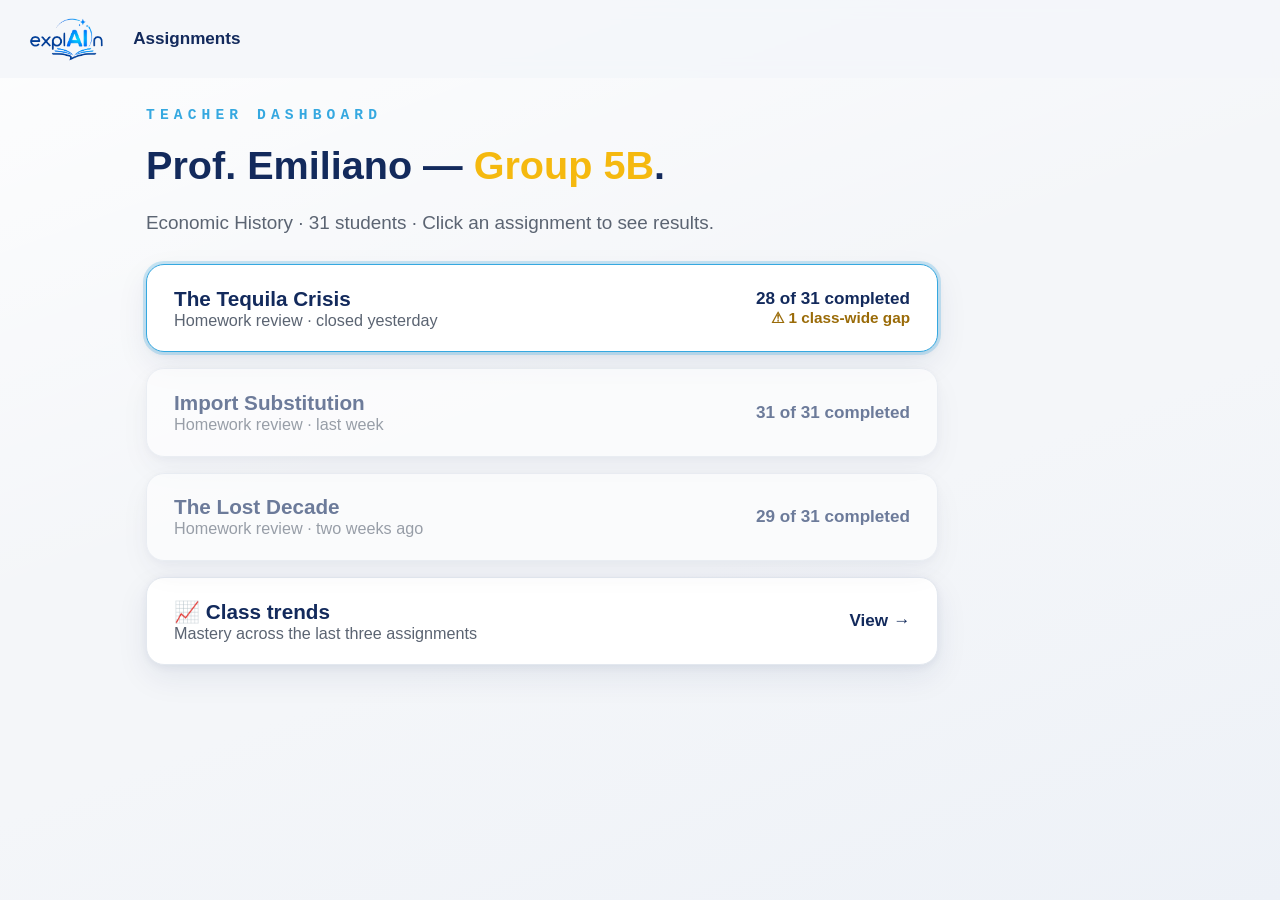
<file: demo-dashboard/index.html>
<!DOCTYPE html>
<html lang="en">
<head>
  <meta charset="UTF-8" />
  <meta name="viewport" content="width=device-width, initial-scale=1.0" />
  <title>explAIn — Teacher Dashboard</title>
  <link rel="stylesheet" href="styles.css" />
</head>
<body>

  <header class="brand-header">
    <img class="brand-logo" src="assets/logo.png" alt="explAIn" />
    <nav class="crumbs" id="crumbs"></nav>
  </header>

  <main class="app">

    <!-- 1. Assignment list (landing) -->
    <section id="view-assignments" class="view">
      <div class="eyebrow" id="assign-eyebrow"></div>
      <h1 id="assign-title"></h1>
      <p class="subtitle" id="assign-subtitle"></p>
      <ul class="assign-list" id="assign-list"></ul>
      <p class="picker-hint" id="assign-hint"></p>
    </section>

    <!-- 2. Class dashboard for one assignment -->
    <section id="view-class" class="view">
      <div class="eyebrow" id="class-eyebrow"></div>
      <h1 id="class-title"></h1>
      <p class="subtitle" id="class-subtitle"></p>

      <div class="class-layout">
        <div class="class-main">
          <div class="dash-card">
            <table class="dash-table" id="class-table"></table>
          </div>
          <p class="dash-insight" id="class-insight"></p>
          <p class="picker-hint" id="class-hint"></p>
        </div>

        <aside class="actions-panel">
          <h2 class="panel-title" id="actions-title"></h2>
          <ul class="action-cards" id="action-cards"></ul>
        </aside>
      </div>
    </section>

    <!-- 3. Student profile -->
    <section id="view-student" class="view">
      <div class="profile-head">
        <div class="avatar" id="student-avatar"></div>
        <div>
          <div class="eyebrow" id="student-eyebrow"></div>
          <h1 id="student-name"></h1>
          <p class="subtitle" id="student-sub"></p>
        </div>
      </div>

      <ul class="stat-row" id="student-stats"></ul>

      <div class="profile-grid">
        <div class="profile-col">
          <h2 class="panel-title" id="mastery-title"></h2>
          <ul class="mastery-list" id="mastery-list"></ul>

          <h2 class="panel-title" id="style-title"></h2>
          <ul class="style-list" id="style-list"></ul>
        </div>

        <div class="profile-col">
          <h2 class="panel-title" id="quotes-title"></h2>
          <ul class="quote-cards" id="quote-cards"></ul>
        </div>
      </div>
    </section>

    <!-- 4. Class trends over time -->
    <section id="view-trends" class="view">
      <div class="eyebrow" id="trends-eyebrow"></div>
      <h1 id="trends-title"></h1>
      <p class="subtitle" id="trends-subtitle"></p>

      <div class="trend-card">
        <ul class="trend-bars" id="trend-bars"></ul>
      </div>
      <p class="trend-insight" id="trends-insight"></p>
    </section>

  </main>

  <script src="config.js"></script>
  <script src="app.js"></script>
</body>
</html>
</file>
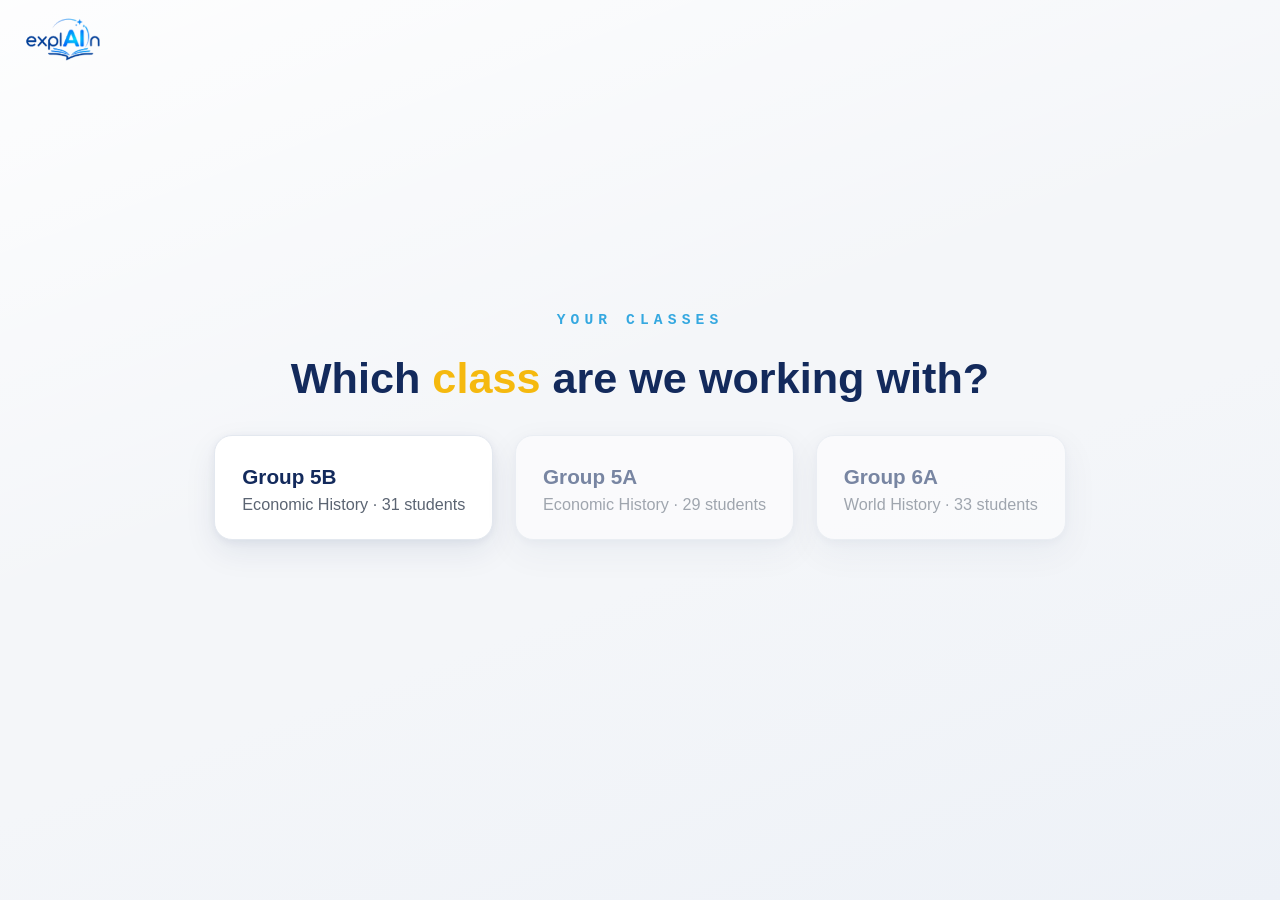
<file: demo-teacher/index.html>
<!DOCTYPE html>
<html lang="en">
<head>
  <meta charset="UTF-8" />
  <meta name="viewport" content="width=device-width, initial-scale=1.0" />
  <title>explAIn — Create Homework Review</title>
  <link rel="stylesheet" href="styles.css" />
</head>
<body>

  <header class="brand-header">
    <img class="brand-logo" src="assets/logo.png" alt="explAIn" />
  </header>

  <!-- 0. Class picker -->
  <section id="screen-pick" class="screen">
    <div class="eyebrow" id="pick-eyebrow"></div>
    <h1 id="pick-title"></h1>
    <ul class="pick-cards" id="pick-cards"></ul>
    <p class="picker-hint" id="pick-hint"></p>
  </section>

  <!-- 1. Start -->
  <section id="screen-start" class="screen">
    <div class="eyebrow" id="course"></div>
    <h1 id="topic-title"></h1>
    <p class="subtitle" id="intro"></p>
    <button class="btn" id="start-btn">Create homework review</button>
  </section>

  <!-- 2. Upload (staged drag-and-drop) -->
  <section id="screen-upload" class="screen">
    <div class="eyebrow" id="upload-eyebrow"></div>
    <h1 id="upload-title"></h1>
    <div class="drop-zone" id="drop-zone">
      <p class="drop-hint" id="drop-hint"></p>
      <ul class="file-list" id="file-list"></ul>
    </div>
    <div class="upload-footer">
      <p class="ready-note" id="ready-note"></p>
      <button class="btn ghost-until-ready" id="continue-btn"></button>
    </div>
  </section>

  <!-- 3. Takeaways (live mic, orb) + analysis + generating -->
  <section id="screen-voice" class="screen">
    <div class="voice-header">
      <div class="topic" id="voice-topic"></div>
      <div class="status" id="status"></div>
    </div>

    <div class="orb-stage">
      <div class="orb-halo" id="orb-halo"></div>
      <div class="orb" id="orb"></div>
    </div>

    <div class="qa-slot">
      <p class="question-text" id="prompt-text"></p>
      <ul class="insights" id="insights"></ul>
      <div class="gen-loader" id="gen-loader"><span class="bar"></span></div>
    </div>
  </section>

  <!-- 4. Review & approve package -->
  <section id="screen-package" class="screen">
    <div class="eyebrow" id="pkg-eyebrow"></div>
    <h1 class="pkg-title" id="pkg-title"></h1>
    <p class="subtitle" id="pkg-subtitle"></p>

    <div class="pkg-grid">
      <div class="pkg-col">
        <div class="pkg-card" id="brief-card">
          <div class="card-label" id="brief-label"></div>
          <p class="card-text" id="brief-text"></p>
        </div>
        <div class="pkg-card" id="questions-card">
          <div class="card-head">
            <div class="card-label" id="questions-label"></div>
            <span class="voice-badge" id="voice-badge"></span>
          </div>
          <ul class="question-list" id="question-list"></ul>
        </div>
      </div>
      <div class="pkg-col side">
        <div class="pkg-card" id="topics-card">
          <div class="card-label" id="topics-label"></div>
          <ul class="topic-chips" id="topic-chips"></ul>
          <p class="card-note" id="topics-note"></p>
        </div>
        <div class="pkg-card avatar-card" id="avatar-card">
          <div class="card-label ok" id="avatar-label"></div>
          <p class="card-text" id="avatar-text"></p>
        </div>
      </div>
    </div>

    <div class="pkg-actions">
      <button class="btn edit" id="review-btn"></button>
      <button class="btn approve" id="approve-btn"></button>
    </div>
  </section>

  <!-- 5. Assigned confirmation -->
  <section id="screen-assigned" class="screen">
    <div class="check">✓</div>
    <h1 id="assigned-title"></h1>
    <p class="subtitle" id="assigned-message"></p>
    <p class="footer-note" id="assigned-footer"></p>
  </section>

  <script src="config.js"></script>
  <script src="app.js"></script>
</body>
</html>
</file>
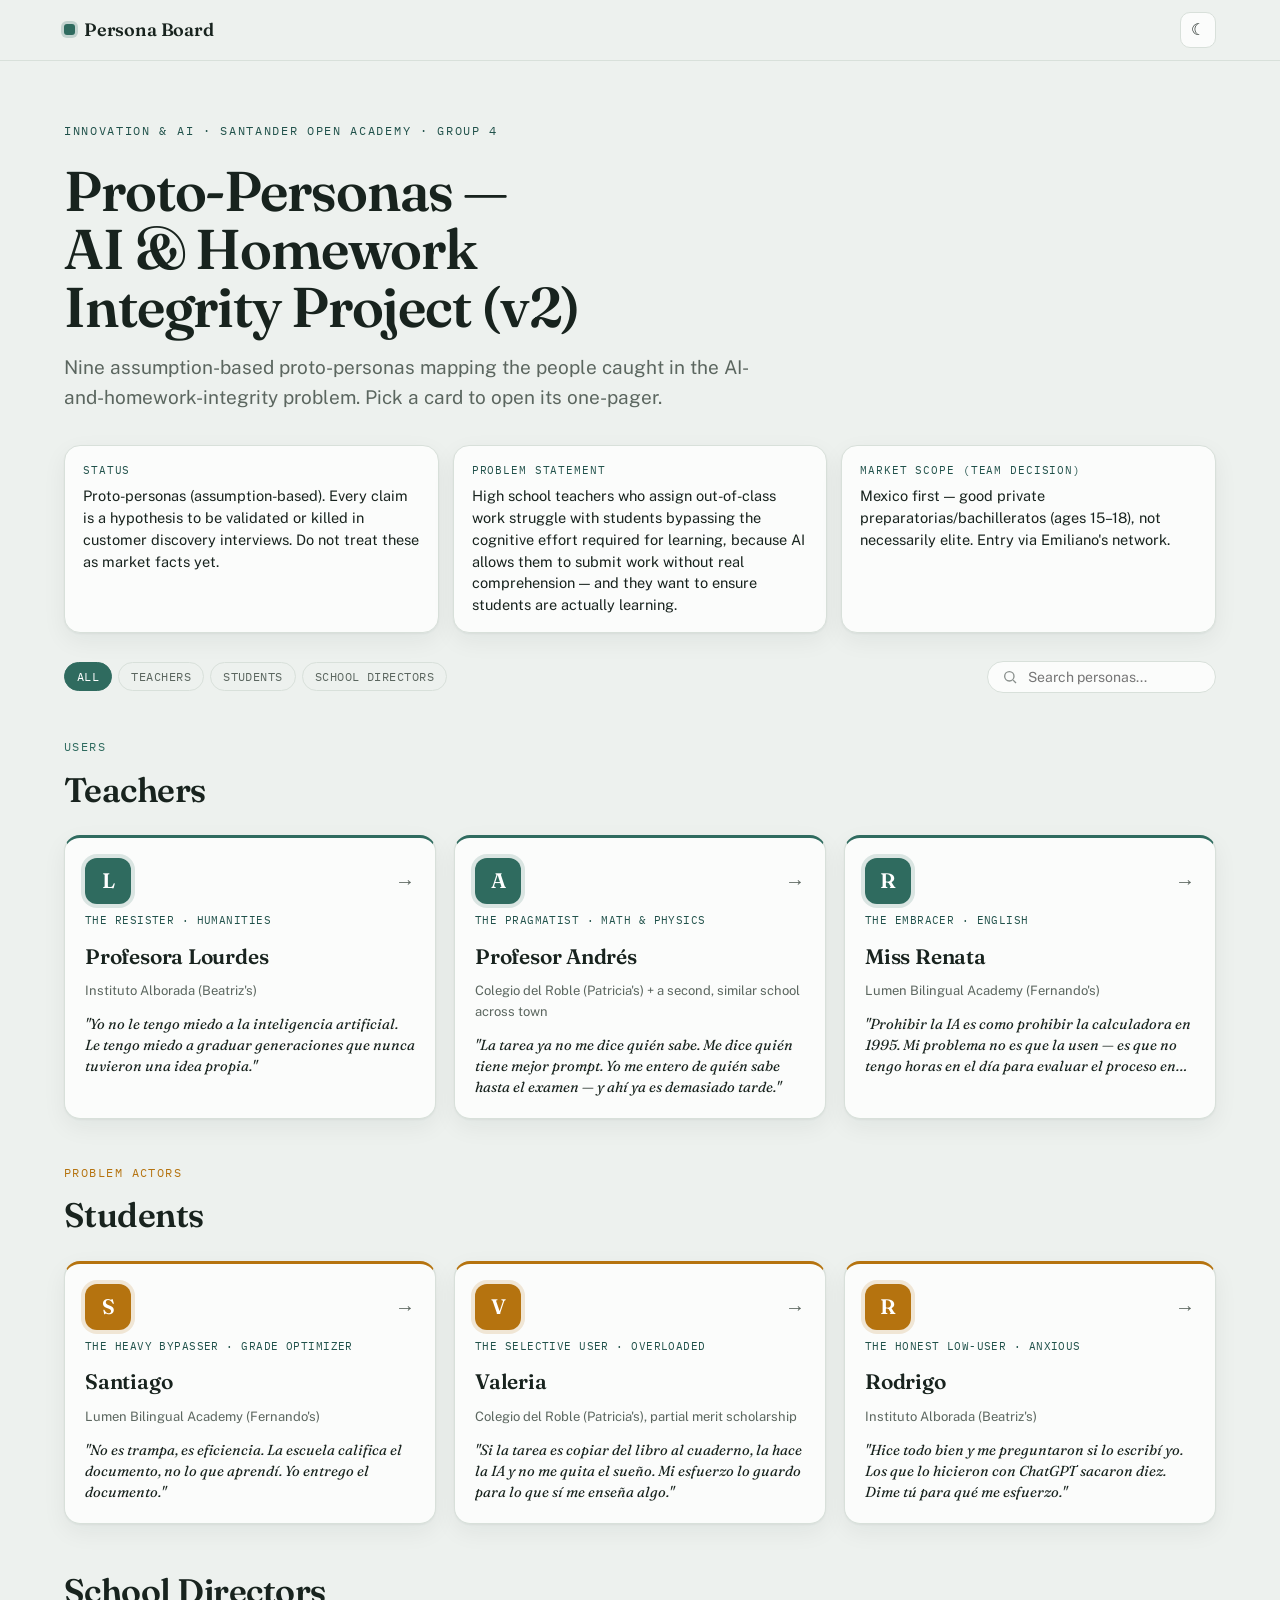
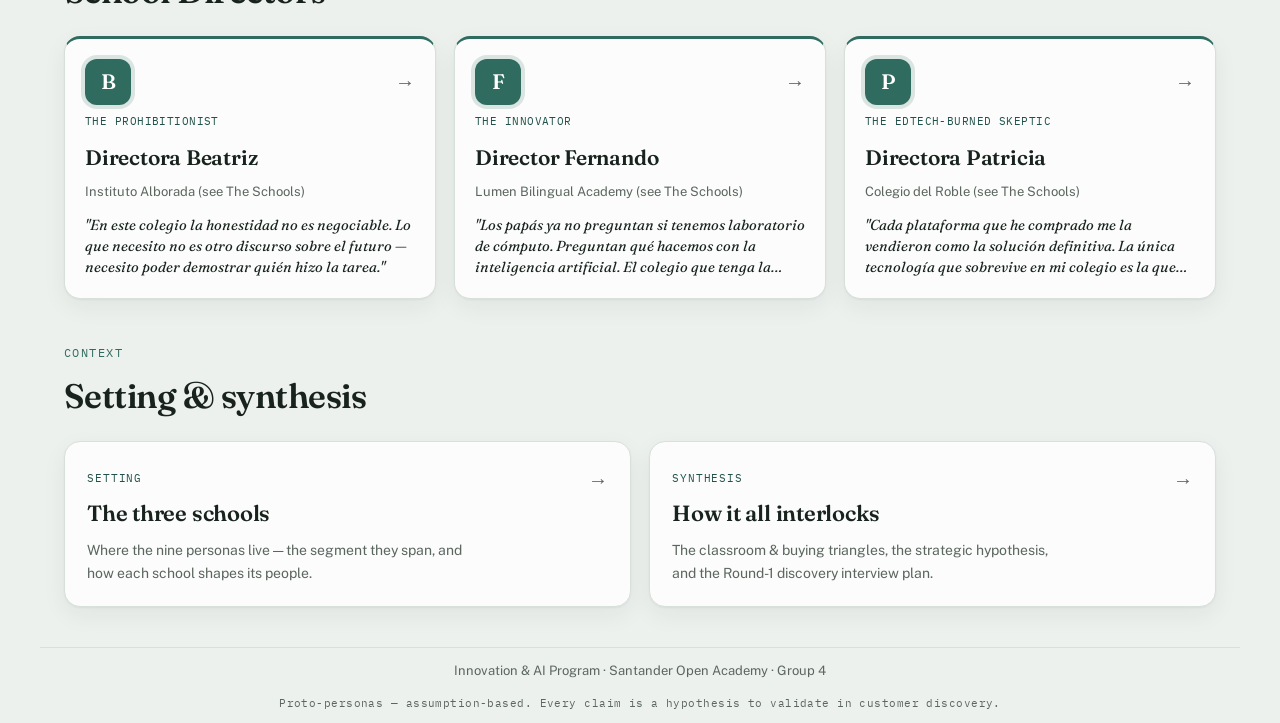
<file: personas.html>
<!doctype html>
<html lang="en">
<head>
<meta charset="utf-8">
<meta name="viewport" content="width=device-width, initial-scale=1">
<title>Proto-Personas — AI &amp; Homework Integrity Project (v2)</title>
<link rel="preconnect" href="https://fonts.googleapis.com">
<link rel="preconnect" href="https://fonts.gstatic.com" crossorigin>
<link href="https://fonts.googleapis.com/css2?family=Fraunces:ital,opsz,wght@0,9..144,400..600;1,9..144,400..500&family=Public+Sans:wght@400;500;600;700&family=IBM+Plex+Mono:wght@400;500&display=swap" rel="stylesheet">
<style>
:root{
  --bg:#EDF1EE; --surface:#FBFCFB; --surface-2:#F1F5F1;
  --ink:#18231E; --muted:#5B665F; --line:#D8E0DA;
  --accent:#2F6B5F; --accent-ink:#20514A;
  --shadow:0 1px 2px rgba(20,40,30,.05), 0 8px 24px rgba(20,40,30,.06);
  --shadow-lg:0 4px 12px rgba(20,40,30,.08), 0 20px 48px rgba(20,40,30,.12);
  --radius:16px;
  --serif:"Fraunces",Georgia,"Times New Roman",serif;
  --sans:"Public Sans",-apple-system,BlinkMacSystemFont,"Segoe UI",Roboto,sans-serif;
  --mono:"IBM Plex Mono",ui-monospace,"SF Mono",Menlo,monospace;
}
@media (prefers-color-scheme: dark){
  :root{
    --bg:#15201C; --surface:#1C2823; --surface-2:#213029;
    --ink:#ECF2ED; --muted:#9CA9A1; --line:#2C3B34;
    --accent:#6FC0AE; --accent-ink:#8ED3C3;
    --shadow:0 1px 2px rgba(0,0,0,.3), 0 10px 30px rgba(0,0,0,.35);
    --shadow-lg:0 6px 18px rgba(0,0,0,.4), 0 24px 60px rgba(0,0,0,.5);
  }
}
:root[data-theme="light"]{
  --bg:#EDF1EE; --surface:#FBFCFB; --surface-2:#F1F5F1;
  --ink:#18231E; --muted:#5B665F; --line:#D8E0DA;
  --accent:#2F6B5F; --accent-ink:#20514A;
  --shadow:0 1px 2px rgba(20,40,30,.05), 0 8px 24px rgba(20,40,30,.06);
  --shadow-lg:0 4px 12px rgba(20,40,30,.08), 0 20px 48px rgba(20,40,30,.12);
}
:root[data-theme="dark"]{
  --bg:#15201C; --surface:#1C2823; --surface-2:#213029;
  --ink:#ECF2ED; --muted:#9CA9A1; --line:#2C3B34;
  --accent:#6FC0AE; --accent-ink:#8ED3C3;
  --shadow:0 1px 2px rgba(0,0,0,.3), 0 10px 30px rgba(0,0,0,.35);
  --shadow-lg:0 6px 18px rgba(0,0,0,.4), 0 24px 60px rgba(0,0,0,.5);
}

*{box-sizing:border-box}
html{scroll-behavior:smooth}
body{
  margin:0; background:var(--bg); color:var(--ink);
  font-family:var(--sans); font-size:16px; line-height:1.6; -webkit-font-smoothing:antialiased;
}
@media (prefers-reduced-motion: reduce){ html{scroll-behavior:auto} *{transition:none!important} }
.wrap{max-width:1200px; margin:0 auto; padding:0 24px}
a{color:var(--accent-ink)}
[hidden]{display:none!important}

/* ---- Command bar ---- */
.topbar{position:sticky; top:0; z-index:50; background:var(--bg); border-bottom:1px solid var(--line)}
.topbar-inner{max-width:1200px; margin:0 auto; padding:12px 24px;
  display:flex; align-items:center; gap:14px}
.brand{font-family:var(--serif); font-weight:600; font-size:18px; letter-spacing:-.01em;
  white-space:nowrap; display:flex; align-items:center; gap:9px; text-decoration:none; color:var(--ink)}
.brand .dot{width:11px;height:11px;border-radius:3px;background:var(--accent);
  box-shadow:0 0 0 3px color-mix(in srgb,var(--accent) 22%, transparent)}
.topbar .back{margin-left:4px}
.topbar-spacer{margin-left:auto}
.theme-toggle{margin-left:auto; border:1px solid var(--line); background:var(--surface); color:var(--ink);
  width:36px;height:36px;border-radius:10px;cursor:pointer; font-size:16px; line-height:1; display:grid; place-items:center}

/* Back buttons */
.back{display:inline-flex; align-items:center; gap:6px; font-family:var(--mono); font-size:12px;
  letter-spacing:.04em; text-transform:uppercase; color:var(--accent-ink); text-decoration:none;
  border:1px solid var(--line); background:var(--surface); padding:7px 13px; border-radius:999px}
.back:hover{border-color:var(--accent)}
.back-bottom{margin-top:8px}

/* ---- Home controls ---- */
.home-controls{display:flex; align-items:center; gap:14px; flex-wrap:wrap; margin:8px 0 30px}
.pills{display:flex; gap:6px; flex-wrap:wrap}
.pill{font-family:var(--mono); font-size:11.5px; letter-spacing:.04em; text-transform:uppercase;
  color:var(--muted); background:transparent; border:1px solid var(--line);
  padding:6px 12px; border-radius:999px; cursor:pointer; transition:.15s}
.pill:hover{color:var(--ink); border-color:var(--accent)}
.pill.is-active{background:var(--accent); color:#fff; border-color:var(--accent)}
.search{margin-left:auto; display:flex; align-items:center; gap:8px; background:var(--surface);
  border:1px solid var(--line); border-radius:999px; padding:6px 14px; min-width:220px}
.search input{border:0; background:transparent; color:var(--ink); font-family:var(--sans);
  font-size:14px; outline:none; width:100%}
.search svg{flex:none; opacity:.5}

/* ---- Hero ---- */
.hero{padding:56px 0 20px}
.kicker{font-family:var(--mono); font-size:12px; letter-spacing:.14em; text-transform:uppercase; color:var(--accent-ink)}
.hero h1{font-family:var(--serif); font-weight:600; font-size:clamp(32px,5.4vw,56px);
  line-height:1.03; letter-spacing:-.02em; margin:.35em 0 .3em; text-wrap:balance; max-width:17ch}
.lede{font-size:clamp(16px,2.1vw,19px); color:var(--muted); max-width:60ch; margin:0}
.highlights{display:grid; grid-template-columns:repeat(auto-fit,minmax(230px,1fr)); gap:14px; margin-top:32px}
.hi{background:var(--surface); border:1px solid var(--line); border-radius:var(--radius); padding:16px 18px; box-shadow:var(--shadow)}
.hi-k{font-family:var(--mono); font-size:11px; letter-spacing:.08em; text-transform:uppercase; color:var(--accent-ink); display:block; margin-bottom:6px}
.hi p{margin:0; font-size:14.5px; line-height:1.5}

/* ---- Home groups + cards ---- */
.group{margin:40px 0}
.group-head{margin:0 0 18px}
.group-eyebrow{font-family:var(--mono); font-size:12px; letter-spacing:.12em; text-transform:uppercase; color:var(--accent)}
.group-head h2{font-family:var(--serif); font-weight:600; font-size:clamp(24px,3.6vw,34px); letter-spacing:-.015em; margin:.12em 0 0}
.board{display:grid; grid-template-columns:repeat(auto-fill,minmax(300px,1fr)); gap:18px}
.card{display:flex; flex-direction:column; gap:8px; background:var(--surface);
  border:1px solid var(--line); border-top:3px solid var(--accent); border-radius:var(--radius);
  padding:20px; text-decoration:none; color:var(--ink); box-shadow:var(--shadow);
  transition:transform .15s, box-shadow .15s, border-color .15s}
.card:hover{transform:translateY(-3px); box-shadow:var(--shadow-lg)}
.card-top{display:flex; align-items:center; justify-content:space-between}
.mono{width:46px;height:46px;flex:none; border-radius:12px; display:grid; place-items:center;
  font-family:var(--serif); font-weight:600; font-size:21px; color:#fff; background:var(--accent);
  box-shadow:0 0 0 4px color-mix(in srgb,var(--accent) 16%, transparent)}
.card-arrow{font-size:20px; color:var(--muted); transition:transform .15s, color .15s}
.card:hover .card-arrow{transform:translateX(4px); color:var(--accent)}
.eyebrow{font-family:var(--mono); font-size:11px; letter-spacing:.04em; text-transform:uppercase; color:var(--accent-ink)}
.card h3{font-family:var(--serif); font-size:21px; font-weight:600; letter-spacing:-.01em; margin:2px 0 0}
.card-school{margin:0; font-size:13px; color:var(--muted)}
.card-quote{margin:4px 0 0; font-family:var(--serif); font-style:italic; font-size:14.5px; line-height:1.45;
  color:var(--ink); display:-webkit-box; -webkit-line-clamp:3; -webkit-box-orient:vertical; overflow:hidden}
.card.is-hidden{display:none}

/* Doc cards */
.doc-grid{display:grid; grid-template-columns:repeat(auto-fit,minmax(320px,1fr)); gap:18px}
.doc-card{position:relative; display:block; background:var(--surface); border:1px solid var(--line);
  border-radius:var(--radius); padding:22px; text-decoration:none; color:var(--ink);
  box-shadow:var(--shadow); transition:transform .15s, box-shadow .15s}
.doc-card:hover{transform:translateY(-3px); box-shadow:var(--shadow-lg)}
.doc-eyebrow{font-family:var(--mono); font-size:11px; letter-spacing:.08em; text-transform:uppercase; color:var(--accent-ink)}
.doc-card h3{font-family:var(--serif); font-size:22px; font-weight:600; margin:6px 0 8px; letter-spacing:-.01em}
.doc-card p{margin:0; font-size:14px; color:var(--muted); max-width:44ch}
.doc-card .card-arrow{position:absolute; top:22px; right:22px}

/* ---- One-pager (persona-page) ---- */
.page{padding:28px 0 60px; display:flex; flex-direction:column; gap:22px}
.page-head{display:flex; align-items:center; gap:18px}
.mono.big{width:72px;height:72px;border-radius:18px;font-size:34px}
.page-title .eyebrow{color:var(--accent-ink)}
.page-title h1{font-family:var(--serif); font-weight:600; font-size:clamp(30px,5vw,46px);
  letter-spacing:-.02em; margin:4px 0 0; line-height:1.02}
.page-school{margin:6px 0 0; color:var(--muted); font-size:15px}

.facts{display:grid; grid-template-columns:repeat(auto-fit,minmax(150px,1fr)); gap:1px; margin:0;
  background:var(--line); border:1px solid var(--line); border-radius:14px; overflow:hidden}
.fact{background:var(--surface); padding:11px 14px}
.fact dt{font-family:var(--mono); font-size:10px; letter-spacing:.05em; text-transform:uppercase; color:var(--muted); margin:0}
.fact dd{margin:3px 0 0; font-size:14px; line-height:1.4}

.pull{margin:0; padding:20px 24px; border-left:3px solid var(--accent); background:var(--surface-2);
  border-radius:0 12px 12px 0; font-family:var(--serif); font-size:clamp(18px,2.4vw,22px);
  font-style:italic; line-height:1.45; color:var(--ink)}

.gf{display:grid; grid-template-columns:1fr 1fr; gap:20px}
@media (max-width:640px){.gf{grid-template-columns:1fr}}
.col h4{font-family:var(--mono); font-size:11px; letter-spacing:.06em; text-transform:uppercase; margin:0 0 8px; color:var(--muted)}
.col ul{margin:0; padding-left:18px; font-size:15px}
.col li{margin:.4em 0}
.goals li::marker{color:var(--accent)}
.frustrations li::marker{color:#c2603f}

.detail-blocks{display:grid; grid-template-columns:1fr 1fr; gap:20px}
.detail-blocks .empathy{grid-column:1 / -1}
.detail-blocks .assumptions{grid-column:1 / -1}
@media (max-width:760px){.detail-blocks{grid-template-columns:1fr}}
.block{background:var(--surface); border:1px solid var(--line); border-radius:14px; padding:18px 20px}
.block h4{font-family:var(--mono); font-size:11px; letter-spacing:.06em; text-transform:uppercase; color:var(--accent-ink); margin:0 0 10px}
.block p{margin:0 0 10px; font-size:15px}
.block p:last-child{margin-bottom:0}
.block ul,.block ol{margin:0; padding-left:20px; font-size:15px}
.block li{margin:.4em 0}
.block.assumptions{background:var(--surface-2)}
.block.assumptions ol li::marker{font-family:var(--mono); color:var(--accent); font-size:12px}

.empathy-grid{display:grid; grid-template-columns:repeat(3,1fr); gap:1px; background:var(--line);
  border:1px solid var(--line); border-radius:12px; overflow:hidden; margin-top:2px}
@media (max-width:720px){.empathy-grid{grid-template-columns:1fr 1fr}}
@media (max-width:460px){.empathy-grid{grid-template-columns:1fr}}
.quad{background:var(--surface); padding:14px 15px}
.quad h5{margin:0 0 7px; font-family:var(--mono); font-size:11px; letter-spacing:.03em; color:var(--accent-ink)}
.quad ul{margin:0; padding-left:16px; font-size:13px; line-height:1.5}
.quad li{margin:.35em 0}
.quad li em{color:var(--muted); font-style:italic}

/* ---- Doc pages (schools / synthesis) ---- */
.doc-page{max-width:100%}
.section-head h1{font-family:var(--serif); font-weight:600; font-size:clamp(28px,4.4vw,42px); letter-spacing:-.02em; margin:.12em 0 0}
.section-eyebrow{font-family:var(--mono); font-size:12px; letter-spacing:.12em; text-transform:uppercase; color:var(--accent-ink)}
.prose{max-width:74ch}
.prose p{margin:0 0 14px}
.prose ul,.prose ol{padding-left:20px}
.prose blockquote{margin:16px 0; padding:14px 18px; border-left:3px solid var(--accent); background:var(--surface);
  border-radius:0 12px 12px 0; font-family:var(--serif); font-style:italic}
.school-grid{display:grid; grid-template-columns:repeat(auto-fit,minmax(290px,1fr)); gap:18px; margin-top:6px}
.school{background:var(--surface); border:1px solid var(--line); border-radius:var(--radius); padding:22px; box-shadow:var(--shadow)}
.school h3{font-family:var(--serif); font-size:20px; margin:0 0 4px; letter-spacing:-.01em}
.school-note{font-family:var(--mono); font-size:11px; letter-spacing:.03em; text-transform:uppercase; color:var(--accent-ink); display:block; margin-bottom:12px}
.school ul{margin:0; padding-left:18px; font-size:14px}
.school li{margin:.35em 0}
.school li::marker{color:var(--accent)}
.table-wrap{overflow-x:auto; margin:14px 0}
.prose table{border-collapse:collapse; width:100%; font-size:13.5px}
.prose td{border:1px solid var(--line); padding:8px 11px; vertical-align:top}
.prose tr:first-child td{background:var(--surface-2); font-weight:600}

.no-results{display:none; text-align:center; color:var(--muted); padding:30px 0; font-family:var(--mono); font-size:13px}
.no-results.show{display:block}

footer{padding:34px 0 60px; color:var(--muted); font-size:13px; text-align:center; border-top:1px solid var(--line)}
footer .mono-note{font-family:var(--mono); font-size:11px; letter-spacing:.04em}
</style>
</head>
<body>
<div class="topbar">
  <div class="topbar-inner">
    <a class="brand" href="#home"><span class="dot"></span>Persona Board</a>
    <button id="theme-toggle" class="theme-toggle" aria-label="Toggle theme">&#9790;</button>
  </div>
</div>

<main class="wrap">
  
<section class="view" id="home">
  
<header class="hero">
  <span class="kicker">Innovation &amp; AI · Santander Open Academy · Group 4</span>
  <h1>Proto-Personas — AI &amp; Homework Integrity Project (v2)</h1>
  <p class="lede">Nine assumption-based proto-personas mapping the people caught in the
  AI-and-homework-integrity problem. Pick a card to open its one-pager.</p>
  <div class="highlights"><div class='hi'><span class='hi-k'>Status</span><p>Proto-personas (assumption-based). Every claim is a hypothesis to be validated or killed in customer discovery interviews. Do not treat these as market facts yet.</p></div><div class='hi'><span class='hi-k'>Problem statement</span><p>High school teachers who assign out-of-class work struggle with students bypassing the cognitive effort required for learning, because AI allows them to submit work without real comprehension — and they want to ensure students are actually learning.</p></div><div class='hi'><span class='hi-k'>Market scope (team decision)</span><p>Mexico first — good private preparatorias/bachilleratos (ages 15–18), not necessarily elite. Entry via Emiliano's network.</p></div></div>
</header>
  <div class="home-controls">
    <div class="pills"><button class="pill is-active" data-filter="all">All</button><button class="pill" data-filter="teachers">Teachers</button><button class="pill" data-filter="students">Students</button><button class="pill" data-filter="school-directors">School Directors</button></div>
    <label class="search">
      <svg width="16" height="16" viewBox="0 0 24 24" fill="none" stroke="currentColor" stroke-width="2"><circle cx="11" cy="11" r="7"/><path d="m21 21-4.3-4.3"/></svg>
      <input id="search-input" type="search" placeholder="Search personas..." aria-label="Search personas">
    </label>
  </div>
  <section class='group' data-group='teachers' style='--accent:#2F6B5F;'><div class='group-head'><span class='group-eyebrow'>Users</span><h2>Teachers</h2></div><div class='board'>
<a class="card" href="#p-profesora-lourdes" data-group="teachers" data-name="teacher 1 — &quot;profesora lourdes&quot; · the resister (humanities)  ### snapshot | | | |---|---| | age | 56 | | school | instituto alborada (beatriz&#x27;s) | | subject | literatura y historia de méxico | | experience | 28 years teaching; deeply respected, somewhat feared | | load | 4 groups × ~35 students | | personality | principled, formal, proud of her craft; feels the profession is under attack | | tech comfort | low — uses the school&#x27;s lms only because it&#x27;s mandatory; grades on paper |  ### context lourdes built her career on the essay: reading a student&#x27;s writing was how she *knew* them. since 2023 that channel feels poisoned. she experiences ai not as a tool problem but as a **betrayal of the pact between teacher and student**. her response has been to retreat: everything important now happens on paper, in class, under her eyes.  ### goals - restore trust: know with certainty that what she reads was thought by the student. - protect the intellectual rigor of her subject — essays and deep reading must survive. - finish her career with dignity, not as a &quot;content moderator.&quot; - have the school back her up with real, enforceable consequences.  ### frustrations - she can *feel* ai-written text instantly but can **prove nothing** — and unprovable accusations have blown up with parents before. - in-class handwritten essays consumed the class time she used for discussion — her workaround is cannibalizing her actual teaching. - younger colleagues who &quot;embrace ai&quot; strike her as surrendering; she feels isolated and old. - the school has no policy, so she&#x27;s the &quot;strict one&quot; and students route their complaints around her.  ### current behavior / workarounds - moved ~80% of grading weight to handwritten, in-class work. - refuses to grade anything typed at home; assigns less homework overall (and knows students read less as a result). - occasionally interrogates suspected students orally — wins the battle, poisons the relationship.  ### tech stack &amp; influence - **uses:** paper, whiteboard, mandated lms (minimally), personal whatsapp for parent groups. - **adoption role:** *vetoer.* she won&#x27;t champion a tool, but her seniority means a tool she publicly rejects is dead in the sala de maestros. a tool she merely tolerates can survive.  ### quote &gt; &quot;yo no le tengo miedo a la inteligencia artificial. le tengo miedo a graduar generaciones que nunca tuvieron una idea propia.&quot;  ### assumptions to validate 1. resisters are a large share of the teacher population (not a shrinking fringe) — this determines whether the product must win them or merely neutralize them. 2. retreat-to-paper is the dominant resister workaround, and teachers recognize its pedagogical cost. 3. a resister would accept a tool framed as &quot;restoring trust / proving authorship&quot; even if she rejects anything framed as &quot;integrating ai.&quot;  ### empathy map  **🧠 think &amp; feel** - *what really counts:* students who can think for themselves; the craft and dignity of teaching. - *preoccupations:* she can no longer trust anything typed; every good essay is now a question mark. - *worries &amp; aspirations:* graduating a generation without ideas of its own; finishing her career with dignity, with the essay intact.  **👂 hear** - *influencers:* media alarm about ai destroying education — it confirms what she already believes. - *boss:* beatriz&#x27;s ai-ban memo — a rule she agrees with but is given no means to enforce. - *friends/colleagues:* veteran peers trading suspicions; younger teachers saying &quot;adapt or die,&quot; which she hears as an attack.  **👀 see** - *environment:* stacks of handwritten pages; class hours consumed by supervised writing instead of discussion. - *peers:* renata-types embracing ai; other colleagues quietly giving up on homework altogether. - *market offers:* detector and &quot;ai literacy&quot; vendors — she distrusts both.  **🗣️ say &amp; do** - *toward others:" style="--accent:#2F6B5F;">
  <div class="card-top">
    <div class="mono">L</div>
    <span class="card-arrow" aria-hidden="true">→</span>
  </div>
  <div class="eyebrow">The Resister · Humanities</div>
  <h3>Profesora Lourdes</h3>
  <p class="card-school">Instituto Alborada (Beatriz's)</p>
  <p class="card-quote">"Yo no le tengo miedo a la inteligencia artificial. Le tengo miedo a graduar generaciones que nunca tuvieron una idea propia."</p>
</a>
<a class="card" href="#p-profesor-andrés" data-group="teachers" data-name="teacher 2 — &quot;profesor andrés&quot; · the pragmatist (math &amp; physics)  ### snapshot | | | |---|---| | age | 41 | | school | colegio del roble (patricia&#x27;s) + a second, similar school across town | | subject | matemáticas y física | | experience | 15 years; also tutors privately for extra income | | load | 6 groups across two schools (~200 students) | | personality | practical, tired, allergic to ideology; &quot;just tell me what works&quot; | | tech comfort | moderate-high — google classroom, geogebra, excel gradebook, has tried chatgpt himself |  ### context photo-solver apps broke math homework *before* chatgpt — andrés has been fighting this war longer than the humanities teachers. any problem set he sends home comes back perfect and means nothing. he&#x27;s not angry anymore; he&#x27;s **rebalancing**: homework barely counts, in-class exams count for almost everything. he knows this measures less (no long projects, no multi-step modeling) but it&#x27;s honest.  ### goals - know which students can actually solve problems *before* the exam exposes them — early warning, not autopsy. - keep homework pedagogically useful (practice matters in math) without pretending its grades mean anything. - contain his workload: 200 students across two schools leaves zero slack for oral checks or process review. - anything he adopts must save time net-net within two weeks or it&#x27;s out.  ### frustrations - homework has become theater: he assigns it, ai solves it, he pretends to grade it. - the students who most need practice are exactly the ones outsourcing it — he watches them fail exams *predictably* and can&#x27;t intervene earlier. - &quot;show your work&quot; is dead: ai shows beautiful work. - tools pitched at his school are always essay/plagiarism tools — nobody builds for math.  ### current behavior / workarounds - homework weight cut to 10%; exams and in-class quizzes carry the grade. - randomizes numeric values per student on some worksheets (manual, painful, only slows students down for minutes). - quick &quot;explain step 3 to me&quot; spot-checks when he smells outsourcing — effective, doesn&#x27;t scale past a handful of students.  ### tech stack &amp; influence - **uses:** google classroom, geogebra, excel, whatsapp, chatgpt (for making exercises — an irony he acknowledges). - **adoption role:** *pragmatic influencer.* won&#x27;t fight for a tool, but if something demonstrably saves him time, he uses it and colleagues copy him. fast to abandon anything with friction.  ### quote &gt; &quot;la tarea ya no me dice quién sabe. me dice quién tiene mejor prompt. yo me entero de quién sabe hasta el examen — y ahí ya es demasiado tarde.&quot;  ### assumptions to validate 1. stem teachers&#x27; pain is *early visibility into who is actually practicing*, not authorship-proof (different product than for humanities). 2. the &quot;homework is now theater&quot; rebalancing (weight → exams) is widespread in math/science. 3. a net time-saving bar within ~2 weeks is the real adoption threshold for high-load teachers. 4. dual-school, ~200-student loads are common enough that &quot;doesn&#x27;t scale past 20 students&quot; kills a feature.  ### empathy map  **🧠 think &amp; feel** - *what really counts:* knowing who can actually solve problems; honest measurement; protecting his scarce time. - *preoccupations:* 200 students across two schools; homework that has become theater he still has to stage. - *worries &amp; aspirations:* watching students fail exams *predictably* without being able to intervene earlier; he wants early warning, not autopsy.  **👂 hear** - *influencers:* math-teacher whatsapp/facebook groups — everyone tells the same photo-solver war stories. - *boss:* two coordinators with two different (and contradictory) ai attitudes; neither offers him anything usable. - *friends/colleagues:* colleagues who quietly rebalanced everything to exams, same as he did.  **👀 see** - *environment:* perfect homework that means nothi" style="--accent:#2F6B5F;">
  <div class="card-top">
    <div class="mono">A</div>
    <span class="card-arrow" aria-hidden="true">→</span>
  </div>
  <div class="eyebrow">The Pragmatist · Math &amp; Physics</div>
  <h3>Profesor Andrés</h3>
  <p class="card-school">Colegio del Roble (Patricia's) + a second, similar school across town</p>
  <p class="card-quote">"La tarea ya no me dice quién sabe. Me dice quién tiene mejor prompt. Yo me entero de quién sabe hasta el examen — y ahí ya es demasiado tarde."</p>
</a>
<a class="card" href="#p-miss-renata" data-group="teachers" data-name="teacher 3 — &quot;miss renata&quot; · the embracer (english)  ### snapshot | | | |---|---| | age | 29 | | school | lumen bilingual academy (fernando&#x27;s) | | subject | english (b1–c1 groups; school sells bilingual certification to parents) | | experience | 5 years; did a tesol certificate, active in teacher communities online | | load | 5 groups × ~30 students | | personality | energetic, experimental, slightly contrarian; the &quot;ai teacher&quot; of her school | | tech comfort | high — builds her own materials with ai, runs a class notion, early adopter of everything |  ### context renata thinks the war is over and ai won — so the assignment has to change, not the student. she&#x27;s redesigned her homework around **process and performance**: drafts with visible revision, recorded voice notes, in-class conversations about what students wrote. her problem isn&#x27;t philosophy, it&#x27;s **logistics**: her redesigned assessment doesn&#x27;t scale, and the school gives her no time, no tools, and no cover when parents ask why her class &quot;uses the cheating machine.&quot;  ### goals - make ai-resistant (or ai-inclusive) assignments *sustainable* — right now her method costs her double the prep and grading time. - prove to colleagues and dirección that her approach produces real language gains, with evidence. - become the school&#x27;s ai lead — she sees a career in it. - give students a legitimate way to use ai (as tutor/feedback) without it doing the work for them.  ### frustrations - reviewing process (drafts, revisions, recordings) for 150 students is crushing — she&#x27;s the proof that the &quot;right&quot; pedagogy doesn&#x27;t scale unaided. - colleagues dismiss her as naive; lourdes-types treat her as part of the problem. - no institutional policy means her ai-permissive rules contradict the ai-ban rules next door — students exploit the inconsistency. - existing tools are detectors (which she thinks are snake oil) — nobody sells her what she actually needs: process visibility and scalable oral/formative assessment.  ### current behavior / workarounds - requires google docs with version history; spot-checks revision timelines (tedious, gameable). - voice-note assignments graded during her commute. - wrote her own class ai policy (&quot;use it to critique your draft, never to write it&quot;) — unenforceable, but sets culture.  ### tech stack &amp; influence - **uses:** google workspace, notion, chatgpt/claude for materials, vocaroo/whatsapp voice notes, kahoot. - **adoption role:** *champion.* she will pilot anything promising, evangelize it, and drag her school into a trial. the natural design partner and internal seller — but she has no budget authority.  ### quote &gt; &quot;prohibir la ia es como prohibir la calculadora en 1995. mi problema no es que la usen — es que no tengo horas en el día para evaluar el proceso en vez del producto.&quot;  ### assumptions to validate 1. embracers exist in meaningful numbers in mexican private schools and self-identify quickly (they&#x27;re the beachhead if so). 2. the embracer&#x27;s bottleneck is genuinely *scaling process-based assessment*, not policy or conviction. 3. a champion-teacher → director sales motion works (renata can get a pilot approved). 4. &quot;legitimate ai use&quot; framing (tutor, not ghostwriter) resonates with parents rather than alarming them.  ### empathy map  **🧠 think &amp; feel** - *what really counts:* real language gains; assessing process, not product; being on the right side of history. - *preoccupations:* drowning in drafts, revisions, and voice notes for 150 students — her &quot;right&quot; pedagogy doesn&#x27;t scale. - *worries &amp; aspirations:* burning out or being proven naive; becoming the school&#x27;s (and eventually the region&#x27;s) ai lead.  **👂 hear** - *influencers:* online tesol and ai-in-education communities, edu-twitter/tiktok — her real staffroom. - *boss:* fernando showcases her at open house but gives her no hours, tools" style="--accent:#2F6B5F;">
  <div class="card-top">
    <div class="mono">R</div>
    <span class="card-arrow" aria-hidden="true">→</span>
  </div>
  <div class="eyebrow">The Embracer · English</div>
  <h3>Miss Renata</h3>
  <p class="card-school">Lumen Bilingual Academy (Fernando's)</p>
  <p class="card-quote">"Prohibir la IA es como prohibir la calculadora en 1995. Mi problema no es que la usen — es que no tengo horas en el día para evaluar el proceso en vez del producto."</p>
</a></div></section><section class='group' data-group='students' style='--accent:#B5730F;'><div class='group-head'><span class='group-eyebrow'>Problem actors</span><h2>Students</h2></div><div class='board'>
<a class="card" href="#p-santiago" data-group="students" data-name="student 1 — &quot;santiago&quot; · the heavy bypasser (grade optimizer)  ### snapshot | | | |---|---| | age | 17, 5° semestre | | school | lumen bilingual academy (fernando&#x27;s) | | academic standing | top-15% gpa — and it&#x27;s inflated | | motivation | itesm/unam admission; grades are currency, nothing else | | ai usage | daily, systematic; pays for chatgpt plus with allowance; has prompt templates per subject | | personality | strategic, socially confident, sees himself as smart — &quot;i optimize, i don&#x27;t cheat&quot; |  ### context santiago runs school like a portfolio. every assignment gets a cost-benefit call: will effort here move my grade or my application? essays, reports, reading reflections — ai, always, refined so it &quot;sounds like him&quot; (he keeps a prompt describing his own writing style). he does study for exams, because exams can&#x27;t be outsourced — which to him proves the system: *what can be automated deserves to be*.  ### goals - maximum gpa per hour invested; protect time for extracurriculars that &quot;look good.&quot; - never get caught — maintain plausible deniability (he paraphrases ai output enough to beat any detector). - get into a top university; nothing before that terminally matters.  ### frustrations - assignments that force synchronous effort (oral defenses, in-class writing, live problem-solving) — they break his model and he resents them as &quot;gotchas.&quot; - teachers who vaguely accuse without proof — he&#x27;s offended *performatively* and wins those exchanges. - the quiet one: he sometimes bombs exam questions on material he &quot;did homework on&quot; and feels a flicker that his gpa is a bubble. he suppresses it.  ### current behavior - prompt library per subject and teacher (&quot;lourdes flags fancy words — write at b2 level with two small grammar errors&quot;). - sells &quot;homework help&quot; (his prompts) to classmates informally. - studies genuinely only for exam-weighted material — a rational reading of andrés-style grading policies.  ### tech stack &amp; influence - **uses:** chatgpt plus, whatsapp group chats (prompt-sharing economy), google docs, photomath. - **adoption role:** *adversary.* he will actively probe and route around any integrity tool; if he beats it, the whole class knows by friday. a product that survives santiago is credible.  ### quote &gt; &quot;no es trampa, es eficiencia. la escuela califica el documento, no lo que aprendí. yo entrego el documento.&quot;  ### assumptions to validate 1. heavy bypassers are a minority, but their prompt-sharing sets the norms for everyone else (network effect of cheating). 2. even hardened bypassers engage honestly when grading shifts to synchronous/oral formats — resentfully but compliantly. 3. the suppressed &quot;my gpa is a bubble&quot; anxiety is real and reachable (a wedge for products that make learning visible rather than punish).  ### empathy map  **🧠 think &amp; feel** - *what really counts:* admission to itesm/unam; gpa-per-hour; his self-image as an optimizer, not a cheater. - *preoccupations:* running the cost-benefit call on every assignment; staying undetectable. - *worries &amp; aspirations:* (suppressed) the flicker that his gpa is a bubble when he blanks on exam material &quot;he did homework on&quot;; the aspiration is one thing only — the admission letter.  **👂 hear** - *influencers:* admissions folklore and productivity/ai content on tiktok and youtube; &quot;work smart, not hard.&quot; - *boss/authority:* teachers&#x27; vague warnings about ai — he discounts them because they can never prove anything. - *friends:* prompt-sharing group chats where he is the acknowledged expert; classmates who pay for his &quot;homework help.&quot;  **👀 see** - *environment:* a school that grades documents, not learning; assessment systems full of exploitable gaps. - *peers:* everyone using ai at different skill levels; the skilled ones thriving. - *market offers:* ever-better ai models and tools; dete" style="--accent:#B5730F;">
  <div class="card-top">
    <div class="mono">S</div>
    <span class="card-arrow" aria-hidden="true">→</span>
  </div>
  <div class="eyebrow">The Heavy Bypasser · Grade Optimizer</div>
  <h3>Santiago</h3>
  <p class="card-school">Lumen Bilingual Academy (Fernando's)</p>
  <p class="card-quote">"No es trampa, es eficiencia. La escuela califica el documento, no lo que aprendí. Yo entrego el documento."</p>
</a>
<a class="card" href="#p-valeria" data-group="students" data-name="student 2 — &quot;valeria&quot; · the selective user (overloaded)  ### snapshot | | | |---|---| | age | 16, 3° semestre | | school | colegio del roble (patricia&#x27;s), partial merit scholarship | | academic standing | solid b+ student | | motivation | survival of the load: 8 subjects, volleyball team, helps in the family business on weekends | | ai usage | selective — free chatgpt for &quot;busywork,&quot; honest effort on what feels real | | personality | responsible, tired, a little cynical about school but not about learning |  ### context valeria&#x27;s week has no slack. when homework piles up, something must give, and ai is the release valve — but she triages. the history questionnaire copied from a textbook? ai, zero guilt. her chemistry lab write-up, in the subject she actually loves? her own work, always. her line isn&#x27;t difficulty — it&#x27;s **perceived pointlessness**. assignments that feel like the teacher outsourced *their* effort get outsourced right back.  ### goals - keep grades good enough for a scholarship to stay at this school (real financial stakes). - protect time for the things that matter: chemistry, volleyball, family. - not fall behind in subjects she&#x27;s automating — she knows there&#x27;s a compounding risk and worries about it more than she admits.  ### frustrations - repetitive, copy-from-the-source assignments that insult her time — the direct trigger for ai use. - teachers who assign as if theirs is the only subject; no coordination of load across the 8. - feeling vaguely guilty *and* vaguely justified at once — she&#x27;d prefer a school where she didn&#x27;t have to make this trade. - watching santiago-types get better grades with zero effort while she rations her honesty.  ### current behavior - triage system: honest effort on ~3 subjects she cares about or fears; ai-assisted or ai-done on the rest. - uses ai legitimately too — asks it to explain chemistry concepts her teacher rushed through. - in her group chat, shares answers for &quot;busywork&quot; without hesitation; wouldn&#x27;t share on &quot;real&quot; work.  ### tech stack &amp; influence - **uses:** free chatgpt, whatsapp, google classroom, tiktok (where she actually learns study techniques). - **adoption role:** *swing voter.* valeria is the majority. a system that makes honest effort feel worthwhile converts her; a surveillance system just teaches her stealth. product wins or dies on valerias.  ### quote &gt; &quot;si la tarea es copiar del libro al cuaderno, la hace la ia y no me quita el sueño. mi esfuerzo lo guardo para lo que sí me enseña algo.&quot;  ### assumptions to validate 1. selective users are the largest student segment, and their triage line is *perceived assignment value*, not difficulty or subject. 2. assignment redesign (make it feel worth doing) moves valeria more than enforcement does. 3. students already use ai legitimately (as tutor) and would trade transparency about it for protection from false accusations. 4. load coordination failure across subjects is a root cause teachers/directors underestimate.  ### empathy map  **🧠 think &amp; feel** - *what really counts:* keeping the scholarship; chemistry, volleyball, and her family — in that mental order when tired. - *preoccupations:* fitting 8 subjects, training, and the family business into a week with no slack. - *worries &amp; aspirations:* the compounding gap in the subjects she automates (she worries more than she admits); a school where she wouldn&#x27;t have to ration her honesty.  **👂 hear** - *influencers:* tiktok study-technique creators — where she actually learns how to learn. - *boss/authority:* eight teachers assigning as if theirs were the only subject; nobody coordinates the load. - *friends:* group chats where sharing answers for &quot;busywork&quot; is normal and unremarkable; parents counting on the scholarship.  **👀 see** - *environment:* copy-from-the-textbook assignments that insult her time; a stacked calendar. - *peers:* santia" style="--accent:#B5730F;">
  <div class="card-top">
    <div class="mono">V</div>
    <span class="card-arrow" aria-hidden="true">→</span>
  </div>
  <div class="eyebrow">The Selective User · Overloaded</div>
  <h3>Valeria</h3>
  <p class="card-school">Colegio del Roble (Patricia's), partial merit scholarship</p>
  <p class="card-quote">"Si la tarea es copiar del libro al cuaderno, la hace la IA y no me quita el sueño. Mi esfuerzo lo guardo para lo que sí me enseña algo."</p>
</a>
<a class="card" href="#p-rodrigo" data-group="students" data-name="student 3 — &quot;rodrigo&quot; · the honest low-user (anxious)  ### snapshot | | | |---|---| | age | 16, 4° semestre | | school | instituto alborada (beatriz&#x27;s) | | academic standing | a- student, earned the hard way | | motivation | genuinely likes learning (history, writing); wants to study law | | ai usage | minimal — occasional grammar check; won&#x27;t let it write | | personality | conscientious, quiet, rule-following; increasingly demoralized |  ### context rodrigo does the work — reads the chapters, writes his own essays, redoes problem sets until they click. he used to be near the top. now his honest b+ essays sit next to ai-polished a essays, and teachers, newly suspicious of *good writing*, have twice questioned whether his work was his own. he was more insulted than scared — but also scared. the system punishes him from both directions: outcompeted by cheaters, suspected for being good.  ### goals - have his effort *count* — differentiation from students who outsource. - protection from false accusation: some way to prove his work is his, on his terms. - keep his intrinsic motivation alive in an environment that quietly tells him he&#x27;s a sucker.  ### frustrations - grade compression: his honest work and santiago&#x27;s automated work are indistinguishable on paper — literally. - being asked &quot;did you write this yourself?&quot; for writing *well* — the accusation of quality. - no channel to signal honesty: he can&#x27;t opt in to scrutiny even though he&#x27;d welcome it. - watching his own resolve erode: &quot;if i can&#x27;t beat them and i get suspected anyway, why not join them?&quot; he hasn&#x27;t. yet.  ### current behavior - keeps handwritten notes and outline drafts as personal &quot;evidence&quot; in case he&#x27;s accused again — self-invented process visibility. - started mentioning his drafts pre-emptively to teachers, which feels humiliating. - avoids ai even for legitimate uses (tutoring, feedback) because he fears any association.  ### tech stack &amp; influence - **uses:** google docs, physical notebooks, whatsapp (lurks in the answer-sharing chats, doesn&#x27;t take). - **adoption role:** *beneficiary and moral test.* any tool that hurts rodrigo (false flags, surveillance burden on the honest) is ethically and commercially broken — parents of rodrigos are the ones who escalate. a tool he *loves* (lets him prove his work) has a built-in advocate base.  ### quote &gt; &quot;hice todo bien y me preguntaron si lo escribí yo. los que lo hicieron con chatgpt sacaron diez. dime tú para qué me esfuerzo.&quot;  ### assumptions to validate 1. honest students *want* a way to prove authorship (they&#x27;d opt into process visibility) rather than resenting it as surveillance. 2. false accusations of strong honest students are common enough to be a top-3 parent-escalation trigger. 3. demoralization of honest students is a pain directors recognize and fear (it hits retention of exactly the families they want to keep). 4. the &quot;erosion path&quot; is real: honest students convert to bypassers over time when integrity isn&#x27;t rewarded — making this urgent, not chronic.  ### empathy map  **🧠 think &amp; feel** - *what really counts:* actually learning; his integrity; the law-school dream. - *preoccupations:* how to prove his work is his — before anyone asks again. - *worries &amp; aspirations:* being formally accused and marked; his own eroding resolve (&quot;why not join them?&quot;); the aspiration that effort visibly counts.  **👂 hear** - *influencers:* teachers newly suspicious of good writing — the message that quality itself is now evidence of guilt. - *boss/authority:* a school (alborada) that preaches honesty but can&#x27;t distinguish his from santiago-style output. - *friends:* classmates saying &quot;just use it, everyone does&quot;; parents telling him to keep his head down.  **👀 see** - *environment:* ai-polished 10s sitting next to his honest 8.5s; cheaters never caught. - *peers:* " style="--accent:#B5730F;">
  <div class="card-top">
    <div class="mono">R</div>
    <span class="card-arrow" aria-hidden="true">→</span>
  </div>
  <div class="eyebrow">The Honest Low-User · Anxious</div>
  <h3>Rodrigo</h3>
  <p class="card-school">Instituto Alborada (Beatriz's)</p>
  <p class="card-quote">"Hice todo bien y me preguntaron si lo escribí yo. Los que lo hicieron con ChatGPT sacaron diez. Dime tú para qué me esfuerzo."</p>
</a></div></section><section class='group' data-group='school-directors' style='--accent:#2F6B5F;'><div class='group-head'><span class='group-eyebrow'></span><h2>School Directors</h2></div><div class='board'>
<a class="card" href="#p-directora-beatriz" data-group="school-directors" data-name="director 1 — &quot;directora beatriz&quot; · the prohibitionist  ### snapshot | | | |---|---| | age | 58 | | school | instituto alborada (see the schools) | | role | directora general, traditional private school (~700 students), strong religious/values identity | | accountable to | owning family/board, parents who chose the school for discipline and values | | personality | order-first, decisive, protective of the institution; technology is a managed risk, not an opportunity | | budget power | full authority on purchases; conservative spender |  ### context beatriz&#x27;s school sells formation: values, discipline, character. to her, ai-written homework is not a pedagogy question — it&#x27;s **dishonesty**, full stop, and tolerating it corrodes the school&#x27;s core promise. she issued a memo banning ai use on schoolwork. enforcement, however, is delegated to teachers who have no way to enforce it, and she knows the memo is becoming a dead letter. her nightmare is a public scandal in either direction: &quot;school full of ai cheaters&quot; or &quot;school falsely accused my child.&quot;  ### goals - a rule that can actually be *enforced* — prohibition with teeth, applied uniformly and defensibly. - zero scandals; keep ai conflicts out of parent whatsapp groups and off social media. - preserve the school&#x27;s identity: rigor and honesty as the product parents pay for. - legal safety: sanctions that survive an angry parent with a lawyer (minors&#x27; data, due process).  ### frustrations - her ban is unenforceable and everyone quietly knows it — this undermines her authority, which she feels personally. - detectors gave her teachers false positives; one parent meeting got ugly and now teachers under-report rather than risk it. - vendors keep pitching her &quot;ai literacy programs&quot; — reading the room exactly backwards. - teachers apply the policy inconsistently (lourdes zealously, others not at all), which manufactures the parent complaints she fears most.  ### current behavior / workarounds - written ai ban in the reglamento; sanctions defined but almost never applied (evidence problem). - encouraged in-class, handwritten evaluation schoolwide — teachers complain about lost teaching time. - handles each ai incident personally, case by case — unsustainable and inconsistent.  ### tech stack &amp; buying behavior - **school uses:** basic lms, admin erp; low tech footprint by design. - **buying role:** *economic buyer, values-gated.* will pay for **enforceability, evidence, and defensibility** — never for &quot;ai integration.&quot; wins her with: due-process-proof evidence of authorship, fewer parent conflicts, uniform application. loses her with: anything that puts ai in students&#x27; hands.  ### quote &gt; &quot;en este colegio la honestidad no es negociable. lo que necesito no es otro discurso sobre el futuro — necesito poder demostrar quién hizo la tarea.&quot;  ### assumptions to validate 1. prohibitionist directors are a substantial segment of good (non-elite) private schools — sized by values-identity schools. 2. they will pay for *evidence/enforceability* even while rejecting ai-embracing framings (same product, different story?). 3. the false-accusation legal fear is strong enough that &quot;defensible evidence&quot; beats &quot;detection accuracy&quot; as a message. 4. a dead-letter ban is the common end-state of prohibition policies (validates that a ban creates demand rather than resolving it).  ### empathy map  **🧠 think &amp; feel** - *what really counts:* the institution&#x27;s honor; honesty as non-negotiable; order and uniform rules. - *preoccupations:* her ai ban is becoming a dead letter — and everyone quietly knows it. - *worries &amp; aspirations:* a public scandal in either direction (&quot;school of cheaters&quot; / &quot;school falsely accused my child&quot;); the aspiration is prohibition that actually works.  **👂 hear** - *influencers:* fellow directors&#x27; scandal stories; diocesan/values-netw" style="--accent:#2F6B5F;">
  <div class="card-top">
    <div class="mono">B</div>
    <span class="card-arrow" aria-hidden="true">→</span>
  </div>
  <div class="eyebrow">The Prohibitionist</div>
  <h3>Directora Beatriz</h3>
  <p class="card-school">Instituto Alborada (see The Schools)</p>
  <p class="card-quote">"En este colegio la honestidad no es negociable. Lo que necesito no es otro discurso sobre el futuro — necesito poder demostrar quién hizo la tarea."</p>
</a>
<a class="card" href="#p-director-fernando" data-group="school-directors" data-name="director 2 — &quot;director fernando&quot; · the innovator  ### snapshot | | | |---|---| | age | 45 | | school | lumen bilingual academy (see the schools) | | role | director general, growing private school (~1,100 students) competing hard for enrollment | | accountable to | investor-owners focused on growth; ambitious middle-class parents | | personality | marketer at heart; frames everything as differentiation; moves fast, sometimes faster than his faculty | | budget power | high, and actively looking to spend on visible innovation |  ### context fernando&#x27;s school competes on being *modern*: bilingual, tech-forward, university-placement machine. he decided early that ai is an enrollment story — the school that &quot;teaches ai responsibly&quot; wins the open house. he&#x27;s given talks to parents about it. the problem: behind the talk there is no operational substance. teachers received one workshop and a one-page guideline; classrooms are as improvised as anywhere. he needs the reality to catch up with the brochure before parents notice the gap.  ### goals - a visible, parent-legible program: &quot;here is how our school guarantees learning in the ai era&quot; — with artifacts he can show at open house. - enrollment growth and retention; differentiation from the traditional school across town (beatriz&#x27;s). - teacher adoption that actually happens, so the story holds up when parents ask students. - be first: he wants the case study, the press mention, the lighthouse status.  ### frustrations - the brochure-reality gap: he&#x27;s promised &quot;responsible ai education&quot; and knows a skeptical parent could expose how thin it is. - faculty drag: half his teachers quietly ban ai in their classrooms, contradicting the school&#x27;s public position. - he can&#x27;t measure anything: no data on actual ai use, actual learning, actual integrity — his story is all narrative, no evidence. - vendors sell him either detectors (off-brand for him) or generic &quot;ai literacy&quot; content (no differentiation).  ### current behavior / workarounds - published an &quot;ai-responsible school&quot; one-pager; runs parent talks; one teacher workshop per year. - lets embracer teachers (his renatas) run pilots informally and showcases them selectively. - watches two competitor schools closely; fears one of them productizes this first.  ### tech stack &amp; buying behavior - **school uses:** google workspace for education, a modern lms, crm for admissions — real tech budget exists. - **buying role:** *eager economic buyer.* fastest sales cycle of the three — buys vision, needs proof later. wins him with: parent-facing dashboards/certificates, &quot;learning made visible&quot; language, lighthouse-partner status. risk: he&#x27;ll buy shelf-ware if teachers don&#x27;t adopt, then quietly churn (see patricia).  ### quote &gt; &quot;los papás ya no preguntan si tenemos laboratorio de cómputo. preguntan qué hacemos con la inteligencia artificial. el colegio que tenga la mejor respuesta se lleva las inscripciones.&quot;  ### assumptions to validate 1. &quot;responsible ai&quot; is genuinely an enrollment differentiator in mexican private schools (parents choose partly on it) — or is it noise vs. price/placement/safety? 2. innovator directors will pay a premium for parent-facing evidence (dashboards, reports) layered on teacher tools. 3. the brochure-reality gap creates urgency strong enough to close a sale in one budget cycle. 4. lighthouse/first-mover positioning (&quot;founding school&quot;) accelerates the decision.  ### empathy map  **🧠 think &amp; feel** - *what really counts:* enrollment growth; differentiation; being first with the best answer to &quot;what do you do with ai?&quot; - *preoccupations:* the gap between the brochure and the classroom — he promised &quot;responsible ai education&quot; and knows how thin it is. - *worries &amp; aspirations:* a skeptical parent (or a competitor) exposing the gap; the aspiration is lightho" style="--accent:#2F6B5F;">
  <div class="card-top">
    <div class="mono">F</div>
    <span class="card-arrow" aria-hidden="true">→</span>
  </div>
  <div class="eyebrow">The Innovator</div>
  <h3>Director Fernando</h3>
  <p class="card-school">Lumen Bilingual Academy (see The Schools)</p>
  <p class="card-quote">"Los papás ya no preguntan si tenemos laboratorio de cómputo. Preguntan qué hacemos con la inteligencia artificial. El colegio que tenga la mejor respuesta se lleva las inscripciones."</p>
</a>
<a class="card" href="#p-directora-patricia" data-group="school-directors" data-name="director 3 — &quot;directora patricia&quot; · the edtech-burned skeptic  ### snapshot | | | |---|---| | age | 50 | | school | colegio del roble (see the schools) | | role | directora general, well-regarded mid-size private school (~900 students); 12 years in the role | | accountable to | a board of former parents; a faculty she&#x27;s built and protects | | personality | measured, evidence-driven, loyal to teachers; has seen every edtech wave come and go | | budget power | full, but every purchase carries scar tissue |  ### context patricia has bought it all: the adaptive-learning platform (abandoned in one semester), the anti-plagiarism suite (false positives, canceled), the tablets program (drawer-ware). each time, the pattern was identical — great demo, excited pilot teacher, faculty-wide rollout, silent death. she absolutely recognizes the ai-homework problem; her coordinadores raise it monthly and she&#x27;s watched honest students&#x27; parents complain about unfair grading. but her operating principle is now: **no tool solves a practice problem**. whatever she buys next must prove teachers will still be using it in month six.  ### goals - solve the real problem — she wants learning integrity, not a purchased alibi — but only via something her faculty will genuinely sustain. - protect teacher time and trust; she will not impose another platform on them top-down. - predictable, small-footprint spending: pilot first, pay for outcomes, easy exit. - keep the ai conflict from damaging her strongest asset: a stable, veteran faculty (her lourdes and her andrés).  ### frustrations - vendor fatigue: everyone&#x27;s deck says &quot;ai-powered&quot;; nobody shows month-six retention data from a school like hers. - she&#x27;s caught between her own teachers: resisters demand bans, embracers demand tools, and any purchase takes a side. - the problem is real and growing — doing nothing is also a decision, and she knows it&#x27;s the wrong one. - detectors specifically burned her: a false positive nearly cost her a good family and a good teacher in the same week.  ### current behavior / workarounds - formed an internal ai committee (three teachers, includes an embracer and a resister) — slow, but builds legitimacy. - drafted an interim &quot;teacher&#x27;s discretion&quot; policy — honest about being a placeholder. - takes vendor meetings but hasn&#x27;t bought anything ai-related; asks every vendor for references from comparable mexican schools and rarely gets them.  ### tech stack &amp; buying behavior - **school uses:** lms (well-adopted, chosen by teachers), google workspace; graveyard of canceled licenses. - **buying role:** *hardest and most valuable buyer.* slow cycle, pilot-gated, teacher-veto-empowered. wins her with: bottom-up teacher demand (her own renata asking for it), month-six usage data, references, per-classroom pricing, easy exit terms. a product that closes patricia has proven adoption — she is the credibility beachhead for the whole market.  ### quote &gt; &quot;cada plataforma que he comprado me la vendieron como la solución definitiva. la única tecnología que sobrevive en mi colegio es la que los maestros piden por su nombre.&quot;  ### assumptions to validate 1. edtech-burned skeptics are the modal director in good private schools (if so, adoption evidence is the product&#x27;s core sales asset, not a nice-to-have). 2. bottom-up teacher demand (champion asks director) genuinely unlocks her budget — validating a teacher-first go-to-market. 3. pilot-priced, easy-exit offers materially shorten her cycle vs. annual-license offers. 4. her teacher-veto dynamic means resister acceptance (lourdes tolerating the tool) is a *purchase requirement*, not just a nice outcome.  ### empathy map  **🧠 think &amp; feel** - *what really counts:* her faculty&#x27;s trust and time; real learning over purchased alibis; evidence over demos. - *preoccupations:* the ai problem is real and growing, but she cannot afford another failed pla" style="--accent:#2F6B5F;">
  <div class="card-top">
    <div class="mono">P</div>
    <span class="card-arrow" aria-hidden="true">→</span>
  </div>
  <div class="eyebrow">The Edtech-Burned Skeptic</div>
  <h3>Directora Patricia</h3>
  <p class="card-school">Colegio del Roble (see The Schools)</p>
  <p class="card-quote">"Cada plataforma que he comprado me la vendieron como la solución definitiva. La única tecnología que sobrevive en mi colegio es la que los maestros piden por su nombre."</p>
</a></div></section>
  <div id="no-results" class="no-results">No personas match your search.</div>
  <section class='group docs'><div class='group-head'><span class='group-eyebrow'>Context</span><h2>Setting &amp; synthesis</h2></div><div class='doc-grid'><a class='doc-card' href='#schools'><span class='doc-eyebrow'>Setting</span><h3>The three schools</h3><p>Where the nine personas live — the segment they span, and how each school shapes its people.</p><span class='card-arrow'>&rarr;</span></a><a class='doc-card' href='#synthesis'><span class='doc-eyebrow'>Synthesis</span><h3>How it all interlocks</h3><p>The classroom &amp; buying triangles, the strategic hypothesis, and the Round-1 discovery interview plan.</p><span class='card-arrow'>&rarr;</span></a></div></section>
</section>
  
<article class="view page persona-page" id="p-profesora-lourdes" data-group="teachers" style="--accent:#2F6B5F;" hidden>
  <a class="back" href="#home">&larr; All personas</a>
  <header class="page-head">
    <div class="mono big">L</div>
    <div class="page-title">
      <div class="eyebrow">The Resister · Humanities · Users</div>
      <h1>Profesora Lourdes</h1>
      <p class="page-school">Instituto Alborada (Beatriz's)</p>
    </div>
  </header>
  <blockquote class='pull'>"Yo no le tengo miedo a la inteligencia artificial. Le tengo miedo a graduar generaciones que nunca tuvieron una idea propia."</blockquote>
  <dl class='facts'><div class='fact'><dt>Age</dt><dd>56</dd></div><div class='fact'><dt>School</dt><dd>Instituto Alborada (Beatriz's)</dd></div><div class='fact'><dt>Subject</dt><dd>Literatura y Historia de México</dd></div><div class='fact'><dt>Experience</dt><dd>28 years teaching; deeply respected, somewhat feared</dd></div><div class='fact'><dt>Load</dt><dd>4 groups × ~35 students</dd></div><div class='fact'><dt>Personality</dt><dd>Principled, formal, proud of her craft; feels the profession is under attack</dd></div><div class='fact'><dt>Tech comfort</dt><dd>Low — uses the school's LMS only because it's mandatory; grades on paper</dd></div></dl>
  <div class='gf'><div class='col goals'><h4>Goals</h4><ul><li>Restore trust: know with certainty that what she reads was thought by the student.</li><li>Protect the intellectual rigor of her subject — essays and deep reading must survive.</li><li>Finish her career with dignity, not as a "content moderator."</li><li>Have the school back her up with real, enforceable consequences.</li></ul></div><div class='col frustrations'><h4>Frustrations</h4><ul><li>She can <em>feel</em> AI-written text instantly but can <strong>prove nothing</strong> — and unprovable accusations have blown up with parents before.</li><li>In-class handwritten essays consumed the class time she used for discussion — her workaround is cannibalizing her actual teaching.</li><li>Younger colleagues who "embrace AI" strike her as surrendering; she feels isolated and old.</li><li>The school has no policy, so she's the "strict one" and students route their complaints around her.</li></ul></div></div>
  <div class="detail-blocks"><div class='block'><h4>Context</h4><p>Lourdes built her career on the essay: reading a student's writing was how she <em>knew</em> them. Since 2023 that channel feels poisoned. She experiences AI not as a tool problem but as a <strong>betrayal of the pact between teacher and student</strong>. Her response has been to retreat: everything important now happens on paper, in class, under her eyes.</p></div><div class='block'><h4>Current behavior &amp; workarounds</h4><ul><li>Moved ~80% of grading weight to handwritten, in-class work.</li><li>Refuses to grade anything typed at home; assigns less homework overall (and knows students read less as a result).</li><li>Occasionally interrogates suspected students orally — wins the battle, poisons the relationship.</li></ul></div><div class='block'><h4>Tech stack &amp; influence</h4><ul><li><strong>Uses:</strong> paper, whiteboard, mandated LMS (minimally), personal WhatsApp for parent groups.</li><li><strong>Adoption role:</strong> <em>Vetoer.</em> She won't champion a tool, but her seniority means a tool she publicly rejects is dead in the sala de maestros. A tool she merely tolerates can survive.</li></ul></div><div class='block assumptions'><h4>Assumptions to validate</h4><ol><li>Resisters are a large share of the teacher population (not a shrinking fringe) — this determines whether the product must win them or merely neutralize them.</li><li>Retreat-to-paper is the dominant resister workaround, and teachers recognize its pedagogical cost.</li><li>A resister would accept a tool framed as "restoring trust / proving authorship" even if she rejects anything framed as "integrating AI."</li></ol></div><div class='block empathy'><h4>Empathy map</h4><div class='empathy-grid'><div class='quad'><h5>🧠 Think &amp; feel</h5><ul><li><em>What really counts:</em> students who can think for themselves; the craft and dignity of teaching.</li><li><em>Preoccupations:</em> she can no longer trust anything typed; every good essay is now a question mark.</li><li><em>Worries &amp; aspirations:</em> graduating a generation without ideas of its own; finishing her career with dignity, with the essay intact.</li></ul></div><div class='quad'><h5>👂 Hear</h5><ul><li><em>Influencers:</em> media alarm about AI destroying education — it confirms what she already believes.</li><li><em>Boss:</em> Beatriz's AI-ban memo — a rule she agrees with but is given no means to enforce.</li><li><em>Friends/colleagues:</em> veteran peers trading suspicions; younger teachers saying "adapt or die," which she hears as an attack.</li></ul></div><div class='quad'><h5>👀 See</h5><ul><li><em>Environment:</em> stacks of handwritten pages; class hours consumed by supervised writing instead of discussion.</li><li><em>Peers:</em> Renata-types embracing AI; other colleagues quietly giving up on homework altogether.</li><li><em>Market offers:</em> detector and "AI literacy" vendors — she distrusts both.</li></ul></div><div class='quad'><h5>🗣️ Say &amp; do</h5><ul><li><em>Toward others:</em> formal and demanding with students; more interrogative than she used to be (oral spot-checks that poison relationships).</li><li><em>In public:</em> the "strict one" in the sala de maestros; openly defends rigor, publicly rejects AI tools.</li><li><em>Appearance:</em> formal, traditional; paper gradebook under her arm — the analog teacher, on purpose.</li></ul></div><div class='quad'><h5>🛑 Pain</h5><ul><li><em>Fears:</em> making an accusation she can't prove and having it blow up with parents; ending her career as a "content moderator."</li><li><em>Frustrations:</em> she can <em>feel</em> AI text instantly but can prove nothing; her workaround cannibalizes her own teaching time.</li><li><em>Obstacles:</em> no school policy with teeth, no evidence mechanism, growing isolation from younger colleagues.</li></ul></div><div class='quad'><h5>🏆 Gain</h5><ul><li><em>Wants/needs:</em> certainty that what she reads was thought by the student; trust restored without becoming a police officer.</li><li><em>Measures of success:</em> essays she can grade at face value again; being respected rather than routed around.</li><li><em>Obstacles to overcome:</em> proving authorship without detectors, oral trials, or giving up take-home writing.</li></ul></div></div></div></div>
  <a class="back back-bottom" href="#home">&larr; Back to all personas</a>
</article>
<article class="view page persona-page" id="p-profesor-andrés" data-group="teachers" style="--accent:#2F6B5F;" hidden>
  <a class="back" href="#home">&larr; All personas</a>
  <header class="page-head">
    <div class="mono big">A</div>
    <div class="page-title">
      <div class="eyebrow">The Pragmatist · Math &amp; Physics · Users</div>
      <h1>Profesor Andrés</h1>
      <p class="page-school">Colegio del Roble (Patricia's) + a second, similar school across town</p>
    </div>
  </header>
  <blockquote class='pull'>"La tarea ya no me dice quién sabe. Me dice quién tiene mejor prompt. Yo me entero de quién sabe hasta el examen — y ahí ya es demasiado tarde."</blockquote>
  <dl class='facts'><div class='fact'><dt>Age</dt><dd>41</dd></div><div class='fact'><dt>School</dt><dd>Colegio del Roble (Patricia's) + a second, similar school across town</dd></div><div class='fact'><dt>Subject</dt><dd>Matemáticas y Física</dd></div><div class='fact'><dt>Experience</dt><dd>15 years; also tutors privately for extra income</dd></div><div class='fact'><dt>Load</dt><dd>6 groups across two schools (~200 students)</dd></div><div class='fact'><dt>Personality</dt><dd>Practical, tired, allergic to ideology; "just tell me what works"</dd></div><div class='fact'><dt>Tech comfort</dt><dd>Moderate-high — Google Classroom, GeoGebra, Excel gradebook, has tried ChatGPT himself</dd></div></dl>
  <div class='gf'><div class='col goals'><h4>Goals</h4><ul><li>Know which students can actually solve problems <em>before</em> the exam exposes them — early warning, not autopsy.</li><li>Keep homework pedagogically useful (practice matters in math) without pretending its grades mean anything.</li><li>Contain his workload: 200 students across two schools leaves zero slack for oral checks or process review.</li><li>Anything he adopts must save time net-net within two weeks or it's out.</li></ul></div><div class='col frustrations'><h4>Frustrations</h4><ul><li>Homework has become theater: he assigns it, AI solves it, he pretends to grade it.</li><li>The students who most need practice are exactly the ones outsourcing it — he watches them fail exams <em>predictably</em> and can't intervene earlier.</li><li>"Show your work" is dead: AI shows beautiful work.</li><li>Tools pitched at his school are always essay/plagiarism tools — nobody builds for math.</li></ul></div></div>
  <div class="detail-blocks"><div class='block'><h4>Context</h4><p>Photo-solver apps broke math homework <em>before</em> ChatGPT — Andrés has been fighting this war longer than the humanities teachers. Any problem set he sends home comes back perfect and means nothing. He's not angry anymore; he's <strong>rebalancing</strong>: homework barely counts, in-class exams count for almost everything. He knows this measures less (no long projects, no multi-step modeling) but it's honest.</p></div><div class='block'><h4>Current behavior &amp; workarounds</h4><ul><li>Homework weight cut to 10%; exams and in-class quizzes carry the grade.</li><li>Randomizes numeric values per student on some worksheets (manual, painful, only slows students down for minutes).</li><li>Quick "explain step 3 to me" spot-checks when he smells outsourcing — effective, doesn't scale past a handful of students.</li></ul></div><div class='block'><h4>Tech stack &amp; influence</h4><ul><li><strong>Uses:</strong> Google Classroom, GeoGebra, Excel, WhatsApp, ChatGPT (for making exercises — an irony he acknowledges).</li><li><strong>Adoption role:</strong> <em>Pragmatic influencer.</em> Won't fight for a tool, but if something demonstrably saves him time, he uses it and colleagues copy him. Fast to abandon anything with friction.</li></ul></div><div class='block assumptions'><h4>Assumptions to validate</h4><ol><li>STEM teachers' pain is <em>early visibility into who is actually practicing</em>, not authorship-proof (different product than for humanities).</li><li>The "homework is now theater" rebalancing (weight → exams) is widespread in math/science.</li><li>A net time-saving bar within ~2 weeks is the real adoption threshold for high-load teachers.</li><li>Dual-school, ~200-student loads are common enough that "doesn't scale past 20 students" kills a feature.</li></ol></div><div class='block empathy'><h4>Empathy map</h4><div class='empathy-grid'><div class='quad'><h5>🧠 Think &amp; feel</h5><ul><li><em>What really counts:</em> knowing who can actually solve problems; honest measurement; protecting his scarce time.</li><li><em>Preoccupations:</em> 200 students across two schools; homework that has become theater he still has to stage.</li><li><em>Worries &amp; aspirations:</em> watching students fail exams <em>predictably</em> without being able to intervene earlier; he wants early warning, not autopsy.</li></ul></div><div class='quad'><h5>👂 Hear</h5><ul><li><em>Influencers:</em> math-teacher WhatsApp/Facebook groups — everyone tells the same photo-solver war stories.</li><li><em>Boss:</em> two coordinators with two different (and contradictory) AI attitudes; neither offers him anything usable.</li><li><em>Friends/colleagues:</em> colleagues who quietly rebalanced everything to exams, same as he did.</li></ul></div><div class='quad'><h5>👀 See</h5><ul><li><em>Environment:</em> perfect homework that means nothing; gradebooks full of numbers he doesn't believe.</li><li><em>Peers:</em> the whole department pretending to grade what AI pretended to solve.</li><li><em>Market offers:</em> essay/plagiarism tools pitched at his school — nothing built for math.</li></ul></div><div class='quad'><h5>🗣️ Say &amp; do</h5><ul><li><em>Toward others:</em> blunt, practical, fair; quick "explain step 3 to me" spot-checks when he smells outsourcing.</li><li><em>In public:</em> the no-ideology pragmatist — "just tell me what works"; complains little, adapts fast.</li><li><em>Appearance:</em> tired but reliable; the teacher who is always between two schools, laptop and Excel gradebook.</li></ul></div><div class='quad'><h5>🛑 Pain</h5><ul><li><em>Fears:</em> that the students who most need practice keep outsourcing it and fail on schedule; that anything new eats his non-existent slack.</li><li><em>Frustrations:</em> "show your work" is dead — AI shows beautiful work; grading theater; manual value-randomizing that buys minutes.</li><li><em>Obstacles:</em> zero time for oral checks at 200 students; no tools designed for STEM; homework weight already cut to 10%.</li></ul></div><div class='quad'><h5>🏆 Gain</h5><ul><li><em>Wants/needs:</em> early visibility into who is actually practicing, before the exam exposes them.</li><li><em>Measures of success:</em> net time saved within two weeks of adopting anything; fewer "predictable" exam failures.</li><li><em>Obstacles to overcome:</em> making homework a real signal again without adding a single hour to his week.</li></ul></div></div></div></div>
  <a class="back back-bottom" href="#home">&larr; Back to all personas</a>
</article>
<article class="view page persona-page" id="p-miss-renata" data-group="teachers" style="--accent:#2F6B5F;" hidden>
  <a class="back" href="#home">&larr; All personas</a>
  <header class="page-head">
    <div class="mono big">R</div>
    <div class="page-title">
      <div class="eyebrow">The Embracer · English · Users</div>
      <h1>Miss Renata</h1>
      <p class="page-school">Lumen Bilingual Academy (Fernando's)</p>
    </div>
  </header>
  <blockquote class='pull'>"Prohibir la IA es como prohibir la calculadora en 1995. Mi problema no es que la usen — es que no tengo horas en el día para evaluar el proceso en vez del producto."</blockquote>
  <dl class='facts'><div class='fact'><dt>Age</dt><dd>29</dd></div><div class='fact'><dt>School</dt><dd>Lumen Bilingual Academy (Fernando's)</dd></div><div class='fact'><dt>Subject</dt><dd>English (B1–C1 groups; school sells bilingual certification to parents)</dd></div><div class='fact'><dt>Experience</dt><dd>5 years; did a TESOL certificate, active in teacher communities online</dd></div><div class='fact'><dt>Load</dt><dd>5 groups × ~30 students</dd></div><div class='fact'><dt>Personality</dt><dd>Energetic, experimental, slightly contrarian; the "AI teacher" of her school</dd></div><div class='fact'><dt>Tech comfort</dt><dd>High — builds her own materials with AI, runs a class Notion, early adopter of everything</dd></div></dl>
  <div class='gf'><div class='col goals'><h4>Goals</h4><ul><li>Make AI-resistant (or AI-inclusive) assignments <em>sustainable</em> — right now her method costs her double the prep and grading time.</li><li>Prove to colleagues and dirección that her approach produces real language gains, with evidence.</li><li>Become the school's AI lead — she sees a career in it.</li><li>Give students a legitimate way to use AI (as tutor/feedback) without it doing the work for them.</li></ul></div><div class='col frustrations'><h4>Frustrations</h4><ul><li>Reviewing process (drafts, revisions, recordings) for 150 students is crushing — she's the proof that the "right" pedagogy doesn't scale unaided.</li><li>Colleagues dismiss her as naive; Lourdes-types treat her as part of the problem.</li><li>No institutional policy means her AI-permissive rules contradict the AI-ban rules next door — students exploit the inconsistency.</li><li>Existing tools are detectors (which she thinks are snake oil) — nobody sells her what she actually needs: process visibility and scalable oral/formative assessment.</li></ul></div></div>
  <div class="detail-blocks"><div class='block'><h4>Context</h4><p>Renata thinks the war is over and AI won — so the assignment has to change, not the student. She's redesigned her homework around <strong>process and performance</strong>: drafts with visible revision, recorded voice notes, in-class conversations about what students wrote. Her problem isn't philosophy, it's <strong>logistics</strong>: her redesigned assessment doesn't scale, and the school gives her no time, no tools, and no cover when parents ask why her class "uses the cheating machine."</p></div><div class='block'><h4>Current behavior &amp; workarounds</h4><ul><li>Requires Google Docs with version history; spot-checks revision timelines (tedious, gameable).</li><li>Voice-note assignments graded during her commute.</li><li>Wrote her own class AI policy ("use it to critique your draft, never to write it") — unenforceable, but sets culture.</li></ul></div><div class='block'><h4>Tech stack &amp; influence</h4><ul><li><strong>Uses:</strong> Google Workspace, Notion, ChatGPT/Claude for materials, Vocaroo/WhatsApp voice notes, Kahoot.</li><li><strong>Adoption role:</strong> <em>Champion.</em> She will pilot anything promising, evangelize it, and drag her school into a trial. The natural design partner and internal seller — but she has no budget authority.</li></ul></div><div class='block assumptions'><h4>Assumptions to validate</h4><ol><li>Embracers exist in meaningful numbers in Mexican private schools and self-identify quickly (they're the beachhead if so).</li><li>The embracer's bottleneck is genuinely <em>scaling process-based assessment</em>, not policy or conviction.</li><li>A champion-teacher → director sales motion works (Renata can get a pilot approved).</li><li>"Legitimate AI use" framing (tutor, not ghostwriter) resonates with parents rather than alarming them.</li></ol></div><div class='block empathy'><h4>Empathy map</h4><div class='empathy-grid'><div class='quad'><h5>🧠 Think &amp; feel</h5><ul><li><em>What really counts:</em> real language gains; assessing process, not product; being on the right side of history.</li><li><em>Preoccupations:</em> drowning in drafts, revisions, and voice notes for 150 students — her "right" pedagogy doesn't scale.</li><li><em>Worries &amp; aspirations:</em> burning out or being proven naive; becoming the school's (and eventually the region's) AI lead.</li></ul></div><div class='quad'><h5>👂 Hear</h5><ul><li><em>Influencers:</em> online TESOL and AI-in-education communities, edu-Twitter/TikTok — her real staffroom.</li><li><em>Boss:</em> Fernando showcases her at open house but gives her no hours, tools, or policy cover.</li><li><em>Friends/colleagues:</em> colleagues call her naive; Lourdes-types treat her as part of the problem.</li></ul></div><div class='quad'><h5>👀 See</h5><ul><li><em>Environment:</em> students using AI everywhere regardless of rules; a school brochure promising what classrooms don't deliver.</li><li><em>Peers:</em> teachers next door banning what she permits — students exploiting the inconsistency.</li><li><em>Market offers:</em> detectors she considers snake oil; nobody selling process visibility or scalable oral assessment.</li></ul></div><div class='quad'><h5>🗣️ Say &amp; do</h5><ul><li><em>Toward others:</em> energetic, generous with students; gives them a legitimate way to use AI ("critique your draft, never write it").</li><li><em>In public:</em> the school's slightly contrarian "AI teacher"; evangelizes, pilots everything, presents at staff meetings.</li><li><em>Appearance:</em> young, digital-native, Notion-organized; grades voice notes on her commute.</li></ul></div><div class='quad'><h5>🛑 Pain</h5><ul><li><em>Fears:</em> her method collapsing under its own weight; being stuck between parents who call AI "the cheating machine" and a school that won't back her.</li><li><em>Frustrations:</em> double prep and grading time; version-history spot-checks that are tedious and gameable; her class rules are unenforceable.</li><li><em>Obstacles:</em> no budget authority, no institutional policy, no tooling for process-based assessment at scale.</li></ul></div><div class='quad'><h5>🏆 Gain</h5><ul><li><em>Wants/needs:</em> process-based, AI-resistant assessment that is <em>sustainable</em>; evidence her approach produces real gains.</li><li><em>Measures of success:</em> hours back in her week; measurable language outcomes she can show dirección; recognition as the school's AI lead.</li><li><em>Obstacles to overcome:</em> turning her one-classroom experiment into school-level practice — with data, not enthusiasm.</li></ul></div></div></div></div>
  <a class="back back-bottom" href="#home">&larr; Back to all personas</a>
</article>
<article class="view page persona-page" id="p-santiago" data-group="students" style="--accent:#B5730F;" hidden>
  <a class="back" href="#home">&larr; All personas</a>
  <header class="page-head">
    <div class="mono big">S</div>
    <div class="page-title">
      <div class="eyebrow">The Heavy Bypasser · Grade Optimizer · Problem Actors</div>
      <h1>Santiago</h1>
      <p class="page-school">Lumen Bilingual Academy (Fernando's)</p>
    </div>
  </header>
  <blockquote class='pull'>"No es trampa, es eficiencia. La escuela califica el documento, no lo que aprendí. Yo entrego el documento."</blockquote>
  <dl class='facts'><div class='fact'><dt>Age</dt><dd>17, 5° semestre</dd></div><div class='fact'><dt>School</dt><dd>Lumen Bilingual Academy (Fernando's)</dd></div><div class='fact'><dt>Academic standing</dt><dd>Top-15% GPA — and it's inflated</dd></div><div class='fact'><dt>Motivation</dt><dd>ITESM/UNAM admission; grades are currency, nothing else</dd></div><div class='fact'><dt>AI usage</dt><dd>Daily, systematic; pays for ChatGPT Plus with allowance; has prompt templates per subject</dd></div><div class='fact'><dt>Personality</dt><dd>Strategic, socially confident, sees himself as smart — "I optimize, I don't cheat"</dd></div></dl>
  <div class='gf'><div class='col goals'><h4>Goals</h4><ul><li>Maximum GPA per hour invested; protect time for extracurriculars that "look good."</li><li>Never get caught — maintain plausible deniability (he paraphrases AI output enough to beat any detector).</li><li>Get into a top university; nothing before that terminally matters.</li></ul></div><div class='col frustrations'><h4>Frustrations</h4><ul><li>Assignments that force synchronous effort (oral defenses, in-class writing, live problem-solving) — they break his model and he resents them as "gotchas."</li><li>Teachers who vaguely accuse without proof — he's offended <em>performatively</em> and wins those exchanges.</li><li>The quiet one: he sometimes bombs exam questions on material he "did homework on" and feels a flicker that his GPA is a bubble. He suppresses it.</li></ul></div></div>
  <div class="detail-blocks"><div class='block'><h4>Context</h4><p>Santiago runs school like a portfolio. Every assignment gets a cost-benefit call: will effort here move my grade or my application? Essays, reports, reading reflections — AI, always, refined so it "sounds like him" (he keeps a prompt describing his own writing style). He does study for exams, because exams can't be outsourced — which to him proves the system: <em>what can be automated deserves to be</em>.</p></div><div class='block'><h4>Current behavior &amp; workarounds</h4><ul><li>Prompt library per subject and teacher ("Lourdes flags fancy words — write at B2 level with two small grammar errors").</li><li>Sells "homework help" (his prompts) to classmates informally.</li><li>Studies genuinely only for exam-weighted material — a rational reading of Andrés-style grading policies.</li></ul></div><div class='block'><h4>Tech stack &amp; influence</h4><ul><li><strong>Uses:</strong> ChatGPT Plus, WhatsApp group chats (prompt-sharing economy), Google Docs, Photomath.</li><li><strong>Adoption role:</strong> <em>Adversary.</em> He will actively probe and route around any integrity tool; if he beats it, the whole class knows by Friday. A product that survives Santiago is credible.</li></ul></div><div class='block assumptions'><h4>Assumptions to validate</h4><ol><li>Heavy bypassers are a minority, but their prompt-sharing sets the norms for everyone else (network effect of cheating).</li><li>Even hardened bypassers engage honestly when grading shifts to synchronous/oral formats — resentfully but compliantly.</li><li>The suppressed "my GPA is a bubble" anxiety is real and reachable (a wedge for products that make learning visible rather than punish).</li></ol></div><div class='block empathy'><h4>Empathy map</h4><div class='empathy-grid'><div class='quad'><h5>🧠 Think &amp; feel</h5><ul><li><em>What really counts:</em> admission to ITESM/UNAM; GPA-per-hour; his self-image as an optimizer, not a cheater.</li><li><em>Preoccupations:</em> running the cost-benefit call on every assignment; staying undetectable.</li><li><em>Worries &amp; aspirations:</em> (suppressed) the flicker that his GPA is a bubble when he blanks on exam material "he did homework on"; the aspiration is one thing only — the admission letter.</li></ul></div><div class='quad'><h5>👂 Hear</h5><ul><li><em>Influencers:</em> admissions folklore and productivity/AI content on TikTok and YouTube; "work smart, not hard."</li><li><em>Boss/authority:</em> teachers' vague warnings about AI — he discounts them because they can never prove anything.</li><li><em>Friends:</em> prompt-sharing group chats where he is the acknowledged expert; classmates who pay for his "homework help."</li></ul></div><div class='quad'><h5>👀 See</h5><ul><li><em>Environment:</em> a school that grades documents, not learning; assessment systems full of exploitable gaps.</li><li><em>Peers:</em> everyone using AI at different skill levels; the skilled ones thriving.</li><li><em>Market offers:</em> ever-better AI models and tools; detectors he has personally beaten.</li></ul></div><div class='quad'><h5>🗣️ Say &amp; do</h5><ul><li><em>Toward others:</em> charming and helpful — sells prompts, performs diligence to teachers, wins confrontations politely.</li><li><em>In public:</em> the model student — extracurriculars that "look good," offended (performatively) by unproven accusations.</li><li><em>Appearance:</em> polished, confident, curated — like his essays, tuned to "sound like him."</li></ul></div><div class='quad'><h5>🛑 Pain</h5><ul><li><em>Fears:</em> getting caught with proof before applications close; synchronous formats (oral defenses, in-class writing) exposing the gap between his GPA and his knowledge.</li><li><em>Frustrations:</em> assignments that force real-time effort — he resents them as "gotchas."</li><li><em>Obstacles:</em> teachers shifting weight to in-class/exam work; any integrity system he can't game quickly.</li></ul></div><div class='quad'><h5>🏆 Gain</h5><ul><li><em>Wants/needs:</em> maximum grades for minimum time, with plausible deniability intact.</li><li><em>Measures of success:</em> top GPA, the admission letter, peer status as the guy who beat the system.</li><li><em>Obstacles to overcome:</em> every new integrity mechanism — he will probe it, and if he beats it, the whole class knows by Friday.</li></ul></div></div></div></div>
  <a class="back back-bottom" href="#home">&larr; Back to all personas</a>
</article>
<article class="view page persona-page" id="p-valeria" data-group="students" style="--accent:#B5730F;" hidden>
  <a class="back" href="#home">&larr; All personas</a>
  <header class="page-head">
    <div class="mono big">V</div>
    <div class="page-title">
      <div class="eyebrow">The Selective User · Overloaded · Problem Actors</div>
      <h1>Valeria</h1>
      <p class="page-school">Colegio del Roble (Patricia's), partial merit scholarship</p>
    </div>
  </header>
  <blockquote class='pull'>"Si la tarea es copiar del libro al cuaderno, la hace la IA y no me quita el sueño. Mi esfuerzo lo guardo para lo que sí me enseña algo."</blockquote>
  <dl class='facts'><div class='fact'><dt>Age</dt><dd>16, 3° semestre</dd></div><div class='fact'><dt>School</dt><dd>Colegio del Roble (Patricia's), partial merit scholarship</dd></div><div class='fact'><dt>Academic standing</dt><dd>Solid B+ student</dd></div><div class='fact'><dt>Motivation</dt><dd>Survival of the load: 8 subjects, volleyball team, helps in the family business on weekends</dd></div><div class='fact'><dt>AI usage</dt><dd>Selective — free ChatGPT for "busywork," honest effort on what feels real</dd></div><div class='fact'><dt>Personality</dt><dd>Responsible, tired, a little cynical about school but not about learning</dd></div></dl>
  <div class='gf'><div class='col goals'><h4>Goals</h4><ul><li>Keep grades good enough for a scholarship to stay at this school (real financial stakes).</li><li>Protect time for the things that matter: chemistry, volleyball, family.</li><li>Not fall behind in subjects she's automating — she knows there's a compounding risk and worries about it more than she admits.</li></ul></div><div class='col frustrations'><h4>Frustrations</h4><ul><li>Repetitive, copy-from-the-source assignments that insult her time — the direct trigger for AI use.</li><li>Teachers who assign as if theirs is the only subject; no coordination of load across the 8.</li><li>Feeling vaguely guilty <em>and</em> vaguely justified at once — she'd prefer a school where she didn't have to make this trade.</li><li>Watching Santiago-types get better grades with zero effort while she rations her honesty.</li></ul></div></div>
  <div class="detail-blocks"><div class='block'><h4>Context</h4><p>Valeria's week has no slack. When homework piles up, something must give, and AI is the release valve — but she triages. The history questionnaire copied from a textbook? AI, zero guilt. Her chemistry lab write-up, in the subject she actually loves? Her own work, always. Her line isn't difficulty — it's <strong>perceived pointlessness</strong>. Assignments that feel like the teacher outsourced <em>their</em> effort get outsourced right back.</p></div><div class='block'><h4>Current behavior &amp; workarounds</h4><ul><li>Triage system: honest effort on ~3 subjects she cares about or fears; AI-assisted or AI-done on the rest.</li><li>Uses AI legitimately too — asks it to explain chemistry concepts her teacher rushed through.</li><li>In her group chat, shares answers for "busywork" without hesitation; wouldn't share on "real" work.</li></ul></div><div class='block'><h4>Tech stack &amp; influence</h4><ul><li><strong>Uses:</strong> free ChatGPT, WhatsApp, Google Classroom, TikTok (where she actually learns study techniques).</li><li><strong>Adoption role:</strong> <em>Swing voter.</em> Valeria is the majority. A system that makes honest effort feel worthwhile converts her; a surveillance system just teaches her stealth. Product wins or dies on Valerias.</li></ul></div><div class='block assumptions'><h4>Assumptions to validate</h4><ol><li>Selective users are the largest student segment, and their triage line is <em>perceived assignment value</em>, not difficulty or subject.</li><li>Assignment redesign (make it feel worth doing) moves Valeria more than enforcement does.</li><li>Students already use AI legitimately (as tutor) and would trade transparency about it for protection from false accusations.</li><li>Load coordination failure across subjects is a root cause teachers/directors underestimate.</li></ol></div><div class='block empathy'><h4>Empathy map</h4><div class='empathy-grid'><div class='quad'><h5>🧠 Think &amp; feel</h5><ul><li><em>What really counts:</em> keeping the scholarship; chemistry, volleyball, and her family — in that mental order when tired.</li><li><em>Preoccupations:</em> fitting 8 subjects, training, and the family business into a week with no slack.</li><li><em>Worries &amp; aspirations:</em> the compounding gap in the subjects she automates (she worries more than she admits); a school where she wouldn't have to ration her honesty.</li></ul></div><div class='quad'><h5>👂 Hear</h5><ul><li><em>Influencers:</em> TikTok study-technique creators — where she actually learns how to learn.</li><li><em>Boss/authority:</em> eight teachers assigning as if theirs were the only subject; nobody coordinates the load.</li><li><em>Friends:</em> group chats where sharing answers for "busywork" is normal and unremarkable; parents counting on the scholarship.</li></ul></div><div class='quad'><h5>👀 See</h5><ul><li><em>Environment:</em> copy-from-the-textbook assignments that insult her time; a stacked calendar.</li><li><em>Peers:</em> Santiago-types getting 10s with zero effort while she rations her honest hours.</li><li><em>Market offers:</em> free ChatGPT as the ever-present release valve; no tool that sees her workload.</li></ul></div><div class='quad'><h5>🗣️ Say &amp; do</h5><ul><li><em>Toward others:</em> responsible and helpful; shares busywork answers freely, never her "real" work.</li><li><em>In public:</em> the solid, dependable B+ student — nobody suspects how much she triages.</li><li><em>Appearance:</em> athlete's discipline, permanent slight tiredness; phone always at hand between obligations.</li></ul></div><div class='quad'><h5>🛑 Pain</h5><ul><li><em>Fears:</em> losing the scholarship (real financial stakes); falling irrecoverably behind in automated subjects.</li><li><em>Frustrations:</em> pointless assignments — the direct trigger for AI use; the guilt-and-justification cocktail; watching effort go unrewarded.</li><li><em>Obstacles:</em> zero slack in the week; uncoordinated load across 8 subjects; a playing field tilted toward the cheaters.</li></ul></div><div class='quad'><h5>🏆 Gain</h5><ul><li><em>Wants/needs:</em> assignments that feel worth doing; her honest effort to actually count for something.</li><li><em>Measures of success:</em> scholarship safe; learning in the subjects she loves; getting to sleep.</li><li><em>Obstacles to overcome:</em> the honest-effort penalty — a system where triage is the only rational strategy.</li></ul></div></div></div></div>
  <a class="back back-bottom" href="#home">&larr; Back to all personas</a>
</article>
<article class="view page persona-page" id="p-rodrigo" data-group="students" style="--accent:#B5730F;" hidden>
  <a class="back" href="#home">&larr; All personas</a>
  <header class="page-head">
    <div class="mono big">R</div>
    <div class="page-title">
      <div class="eyebrow">The Honest Low-User · Anxious · Problem Actors</div>
      <h1>Rodrigo</h1>
      <p class="page-school">Instituto Alborada (Beatriz's)</p>
    </div>
  </header>
  <blockquote class='pull'>"Hice todo bien y me preguntaron si lo escribí yo. Los que lo hicieron con ChatGPT sacaron diez. Dime tú para qué me esfuerzo."</blockquote>
  <dl class='facts'><div class='fact'><dt>Age</dt><dd>16, 4° semestre</dd></div><div class='fact'><dt>School</dt><dd>Instituto Alborada (Beatriz's)</dd></div><div class='fact'><dt>Academic standing</dt><dd>A- student, earned the hard way</dd></div><div class='fact'><dt>Motivation</dt><dd>Genuinely likes learning (history, writing); wants to study law</dd></div><div class='fact'><dt>AI usage</dt><dd>Minimal — occasional grammar check; won't let it write</dd></div><div class='fact'><dt>Personality</dt><dd>Conscientious, quiet, rule-following; increasingly demoralized</dd></div></dl>
  <div class='gf'><div class='col goals'><h4>Goals</h4><ul><li>Have his effort <em>count</em> — differentiation from students who outsource.</li><li>Protection from false accusation: some way to prove his work is his, on his terms.</li><li>Keep his intrinsic motivation alive in an environment that quietly tells him he's a sucker.</li></ul></div><div class='col frustrations'><h4>Frustrations</h4><ul><li>Grade compression: his honest work and Santiago's automated work are indistinguishable on paper — literally.</li><li>Being asked "did you write this yourself?" for writing <em>well</em> — the accusation of quality.</li><li>No channel to signal honesty: he can't opt in to scrutiny even though he'd welcome it.</li><li>Watching his own resolve erode: "if I can't beat them and I get suspected anyway, why not join them?" He hasn't. Yet.</li></ul></div></div>
  <div class="detail-blocks"><div class='block'><h4>Context</h4><p>Rodrigo does the work — reads the chapters, writes his own essays, redoes problem sets until they click. He used to be near the top. Now his honest B+ essays sit next to AI-polished A essays, and teachers, newly suspicious of <em>good writing</em>, have twice questioned whether his work was his own. He was more insulted than scared — but also scared. The system punishes him from both directions: outcompeted by cheaters, suspected for being good.</p></div><div class='block'><h4>Current behavior &amp; workarounds</h4><ul><li>Keeps handwritten notes and outline drafts as personal "evidence" in case he's accused again — self-invented process visibility.</li><li>Started mentioning his drafts pre-emptively to teachers, which feels humiliating.</li><li>Avoids AI even for legitimate uses (tutoring, feedback) because he fears any association.</li></ul></div><div class='block'><h4>Tech stack &amp; influence</h4><ul><li><strong>Uses:</strong> Google Docs, physical notebooks, WhatsApp (lurks in the answer-sharing chats, doesn't take).</li><li><strong>Adoption role:</strong> <em>Beneficiary and moral test.</em> Any tool that hurts Rodrigo (false flags, surveillance burden on the honest) is ethically and commercially broken — parents of Rodrigos are the ones who escalate. A tool he <em>loves</em> (lets him prove his work) has a built-in advocate base.</li></ul></div><div class='block assumptions'><h4>Assumptions to validate</h4><ol><li>Honest students <em>want</em> a way to prove authorship (they'd opt into process visibility) rather than resenting it as surveillance.</li><li>False accusations of strong honest students are common enough to be a top-3 parent-escalation trigger.</li><li>Demoralization of honest students is a pain directors recognize and fear (it hits retention of exactly the families they want to keep).</li><li>The "erosion path" is real: honest students convert to bypassers over time when integrity isn't rewarded — making this urgent, not chronic.</li></ol></div><div class='block empathy'><h4>Empathy map</h4><div class='empathy-grid'><div class='quad'><h5>🧠 Think &amp; feel</h5><ul><li><em>What really counts:</em> actually learning; his integrity; the law-school dream.</li><li><em>Preoccupations:</em> how to prove his work is his — before anyone asks again.</li><li><em>Worries &amp; aspirations:</em> being formally accused and marked; his own eroding resolve ("why not join them?"); the aspiration that effort visibly counts.</li></ul></div><div class='quad'><h5>👂 Hear</h5><ul><li><em>Influencers:</em> teachers newly suspicious of good writing — the message that quality itself is now evidence of guilt.</li><li><em>Boss/authority:</em> a school (Alborada) that preaches honesty but can't distinguish his from Santiago-style output.</li><li><em>Friends:</em> classmates saying "just use it, everyone does"; parents telling him to keep his head down.</li></ul></div><div class='quad'><h5>👀 See</h5><ul><li><em>Environment:</em> AI-polished 10s sitting next to his honest 8.5s; cheaters never caught.</li><li><em>Peers:</em> the answer-sharing chats he lurks in but never takes from.</li><li><em>Market offers:</em> nothing for him — every tool is aimed at catching cheaters, none at protecting the honest.</li></ul></div><div class='quad'><h5>🗣️ Say &amp; do</h5><ul><li><em>Toward others:</em> quiet, conscientious, rule-following; increasingly preemptive — mentions his drafts to teachers before being asked (and finds it humiliating).</li><li><em>In public:</em> keeps his head down; avoids AI even for legitimate uses, fearing any association.</li><li><em>Appearance:</em> handwritten notes and outline drafts he keeps as personal evidence — self-invented process visibility.</li></ul></div><div class='quad'><h5>🛑 Pain</h5><ul><li><em>Fears:</em> a false accusation that sticks; losing the intrinsic motivation that defines him.</li><li><em>Frustrations:</em> the accusation of quality ("did you write this yourself?"); grade compression that makes honesty invisible.</li><li><em>Obstacles:</em> no channel to signal honesty or opt into scrutiny on his own terms.</li></ul></div><div class='quad'><h5>🏆 Gain</h5><ul><li><em>Wants/needs:</em> a way to <em>prove</em> his work is his; differentiation from students who outsource.</li><li><em>Measures of success:</em> being trusted by default; grades that reflect effort; motivation intact through graduation.</li><li><em>Obstacles to overcome:</em> a system that punishes him from both directions — outcompeted by cheaters, suspected for being good.</li></ul></div></div></div></div>
  <a class="back back-bottom" href="#home">&larr; Back to all personas</a>
</article>
<article class="view page persona-page" id="p-directora-beatriz" data-group="school-directors" style="--accent:#2F6B5F;" hidden>
  <a class="back" href="#home">&larr; All personas</a>
  <header class="page-head">
    <div class="mono big">B</div>
    <div class="page-title">
      <div class="eyebrow">The Prohibitionist · Buyers</div>
      <h1>Directora Beatriz</h1>
      <p class="page-school">Instituto Alborada (see The Schools)</p>
    </div>
  </header>
  <blockquote class='pull'>"En este colegio la honestidad no es negociable. Lo que necesito no es otro discurso sobre el futuro — necesito poder demostrar quién hizo la tarea."</blockquote>
  <dl class='facts'><div class='fact'><dt>Age</dt><dd>58</dd></div><div class='fact'><dt>School</dt><dd>Instituto Alborada (see The Schools)</dd></div><div class='fact'><dt>Role</dt><dd>Directora General, traditional private school (~700 students), strong religious/values identity</dd></div><div class='fact'><dt>Accountable to</dt><dd>Owning family/board, parents who chose the school for discipline and values</dd></div><div class='fact'><dt>Personality</dt><dd>Order-first, decisive, protective of the institution; technology is a managed risk, not an opportunity</dd></div><div class='fact'><dt>Budget power</dt><dd>Full authority on purchases; conservative spender</dd></div></dl>
  <div class='gf'><div class='col goals'><h4>Goals</h4><ul><li>A rule that can actually be <em>enforced</em> — prohibition with teeth, applied uniformly and defensibly.</li><li>Zero scandals; keep AI conflicts out of parent WhatsApp groups and off social media.</li><li>Preserve the school's identity: rigor and honesty as the product parents pay for.</li><li>Legal safety: sanctions that survive an angry parent with a lawyer (minors' data, due process).</li></ul></div><div class='col frustrations'><h4>Frustrations</h4><ul><li>Her ban is unenforceable and everyone quietly knows it — this undermines her authority, which she feels personally.</li><li>Detectors gave her teachers false positives; one parent meeting got ugly and now teachers under-report rather than risk it.</li><li>Vendors keep pitching her "AI literacy programs" — reading the room exactly backwards.</li><li>Teachers apply the policy inconsistently (Lourdes zealously, others not at all), which manufactures the parent complaints she fears most.</li></ul></div></div>
  <div class="detail-blocks"><div class='block'><h4>Context</h4><p>Beatriz's school sells formation: values, discipline, character. To her, AI-written homework is not a pedagogy question — it's <strong>dishonesty</strong>, full stop, and tolerating it corrodes the school's core promise. She issued a memo banning AI use on schoolwork. Enforcement, however, is delegated to teachers who have no way to enforce it, and she knows the memo is becoming a dead letter. Her nightmare is a public scandal in either direction: "school full of AI cheaters" or "school falsely accused my child."</p></div><div class='block'><h4>Current behavior &amp; workarounds</h4><ul><li>Written AI ban in the reglamento; sanctions defined but almost never applied (evidence problem).</li><li>Encouraged in-class, handwritten evaluation schoolwide — teachers complain about lost teaching time.</li><li>Handles each AI incident personally, case by case — unsustainable and inconsistent.</li></ul></div><div class='block'><h4>Tech stack &amp; buying behavior</h4><ul><li><strong>School uses:</strong> basic LMS, admin ERP; low tech footprint by design.</li><li><strong>Buying role:</strong> <em>Economic buyer, values-gated.</em> Will pay for <strong>enforceability, evidence, and defensibility</strong> — never for "AI integration." Wins her with: due-process-proof evidence of authorship, fewer parent conflicts, uniform application. Loses her with: anything that puts AI in students' hands.</li></ul></div><div class='block assumptions'><h4>Assumptions to validate</h4><ol><li>Prohibitionist directors are a substantial segment of good (non-elite) private schools — sized by values-identity schools.</li><li>They will pay for <em>evidence/enforceability</em> even while rejecting AI-embracing framings (same product, different story?).</li><li>The false-accusation legal fear is strong enough that "defensible evidence" beats "detection accuracy" as a message.</li><li>A dead-letter ban is the common end-state of prohibition policies (validates that a ban creates demand rather than resolving it).</li></ol></div><div class='block empathy'><h4>Empathy map</h4><div class='empathy-grid'><div class='quad'><h5>🧠 Think &amp; feel</h5><ul><li><em>What really counts:</em> the institution's honor; honesty as non-negotiable; order and uniform rules.</li><li><em>Preoccupations:</em> her AI ban is becoming a dead letter — and everyone quietly knows it.</li><li><em>Worries &amp; aspirations:</em> a public scandal in either direction ("school of cheaters" / "school falsely accused my child"); the aspiration is prohibition that actually works.</li></ul></div><div class='quad'><h5>👂 Hear</h5><ul><li><em>Influencers:</em> fellow directors' scandal stories; diocesan/values-network circles reinforcing the dishonesty framing.</li><li><em>Boss:</em> the owning family/board, which expects discipline and zero reputational risk.</li><li><em>Friends/parents:</em> rumblings in parent WhatsApp groups — her early-warning system and her biggest fear.</li></ul></div><div class='quad'><h5>👀 See</h5><ul><li><em>Environment:</em> teachers applying her policy inconsistently — Lourdes zealously, others not at all — manufacturing the complaints she dreads.</li><li><em>Peers:</em> competitor schools (Lumen-types) marketing AI as a feature, which she reads as surrender.</li><li><em>Market offers:</em> detectors that burned her teachers with false positives; vendors pitching "AI literacy" — reading the room exactly backwards.</li></ul></div><div class='quad'><h5>🗣️ Say &amp; do</h5><ul><li><em>Toward others:</em> decisive memos, personal case-by-case handling of every incident; protective of the school above all.</li><li><em>In public:</em> publicly firm — honesty is the product parents pay for; no visible doubt allowed.</li><li><em>Appearance:</em> formal, institutional authority; the reglamento is her instrument.</li></ul></div><div class='quad'><h5>🛑 Pain</h5><ul><li><em>Fears:</em> scandal on social media; an angry parent with a lawyer (minors' data, due process); her authority visibly hollowing out.</li><li><em>Frustrations:</em> an unenforceable rule; teachers under-reporting after the false-positive incident; tone-deaf vendors.</li><li><em>Obstacles:</em> no evidence mechanism that survives due process; inconsistent enforcement; a low-tech school by design.</li></ul></div><div class='quad'><h5>🏆 Gain</h5><ul><li><em>Wants/needs:</em> prohibition with teeth — defensible evidence of authorship, uniformly applied.</li><li><em>Measures of success:</em> zero AI conflicts escalating to parents or social media; sanctions that hold; the school's identity intact.</li><li><em>Obstacles to overcome:</em> enforcing honesty without triggering the very scandal she's preventing — and without putting AI in students' hands.</li></ul></div></div></div></div>
  <a class="back back-bottom" href="#home">&larr; Back to all personas</a>
</article>
<article class="view page persona-page" id="p-director-fernando" data-group="school-directors" style="--accent:#2F6B5F;" hidden>
  <a class="back" href="#home">&larr; All personas</a>
  <header class="page-head">
    <div class="mono big">F</div>
    <div class="page-title">
      <div class="eyebrow">The Innovator · Buyers</div>
      <h1>Director Fernando</h1>
      <p class="page-school">Lumen Bilingual Academy (see The Schools)</p>
    </div>
  </header>
  <blockquote class='pull'>"Los papás ya no preguntan si tenemos laboratorio de cómputo. Preguntan qué hacemos con la inteligencia artificial. El colegio que tenga la mejor respuesta se lleva las inscripciones."</blockquote>
  <dl class='facts'><div class='fact'><dt>Age</dt><dd>45</dd></div><div class='fact'><dt>School</dt><dd>Lumen Bilingual Academy (see The Schools)</dd></div><div class='fact'><dt>Role</dt><dd>Director General, growing private school (~1,100 students) competing hard for enrollment</dd></div><div class='fact'><dt>Accountable to</dt><dd>Investor-owners focused on growth; ambitious middle-class parents</dd></div><div class='fact'><dt>Personality</dt><dd>Marketer at heart; frames everything as differentiation; moves fast, sometimes faster than his faculty</dd></div><div class='fact'><dt>Budget power</dt><dd>High, and actively looking to spend on visible innovation</dd></div></dl>
  <div class='gf'><div class='col goals'><h4>Goals</h4><ul><li>A visible, parent-legible program: "here is how our school guarantees learning in the AI era" — with artifacts he can show at open house.</li><li>Enrollment growth and retention; differentiation from the traditional school across town (Beatriz's).</li><li>Teacher adoption that actually happens, so the story holds up when parents ask students.</li><li>Be first: he wants the case study, the press mention, the lighthouse status.</li></ul></div><div class='col frustrations'><h4>Frustrations</h4><ul><li>The brochure-reality gap: he's promised "responsible AI education" and knows a skeptical parent could expose how thin it is.</li><li>Faculty drag: half his teachers quietly ban AI in their classrooms, contradicting the school's public position.</li><li>He can't measure anything: no data on actual AI use, actual learning, actual integrity — his story is all narrative, no evidence.</li><li>Vendors sell him either detectors (off-brand for him) or generic "AI literacy" content (no differentiation).</li></ul></div></div>
  <div class="detail-blocks"><div class='block'><h4>Context</h4><p>Fernando's school competes on being <em>modern</em>: bilingual, tech-forward, university-placement machine. He decided early that AI is an enrollment story — the school that "teaches AI responsibly" wins the open house. He's given talks to parents about it. The problem: behind the talk there is no operational substance. Teachers received one workshop and a one-page guideline; classrooms are as improvised as anywhere. He needs the reality to catch up with the brochure before parents notice the gap.</p></div><div class='block'><h4>Current behavior &amp; workarounds</h4><ul><li>Published an "AI-responsible school" one-pager; runs parent talks; one teacher workshop per year.</li><li>Lets embracer teachers (his Renatas) run pilots informally and showcases them selectively.</li><li>Watches two competitor schools closely; fears one of them productizes this first.</li></ul></div><div class='block'><h4>Tech stack &amp; buying behavior</h4><ul><li><strong>School uses:</strong> Google Workspace for Education, a modern LMS, CRM for admissions — real tech budget exists.</li><li><strong>Buying role:</strong> <em>Eager economic buyer.</em> Fastest sales cycle of the three — buys vision, needs proof later. Wins him with: parent-facing dashboards/certificates, "learning made visible" language, lighthouse-partner status. Risk: he'll buy shelf-ware if teachers don't adopt, then quietly churn (see Patricia).</li></ul></div><div class='block assumptions'><h4>Assumptions to validate</h4><ol><li>"Responsible AI" is genuinely an enrollment differentiator in Mexican private schools (parents choose partly on it) — or is it noise vs. price/placement/safety?</li><li>Innovator directors will pay a premium for parent-facing evidence (dashboards, reports) layered on teacher tools.</li><li>The brochure-reality gap creates urgency strong enough to close a sale in one budget cycle.</li><li>Lighthouse/first-mover positioning ("founding school") accelerates the decision.</li></ol></div><div class='block empathy'><h4>Empathy map</h4><div class='empathy-grid'><div class='quad'><h5>🧠 Think &amp; feel</h5><ul><li><em>What really counts:</em> enrollment growth; differentiation; being first with the best answer to "what do you do with AI?"</li><li><em>Preoccupations:</em> the gap between the brochure and the classroom — he promised "responsible AI education" and knows how thin it is.</li><li><em>Worries &amp; aspirations:</em> a skeptical parent (or a competitor) exposing the gap; the aspiration is lighthouse status — the case study, the press mention.</li></ul></div><div class='quad'><h5>👂 Hear</h5><ul><li><em>Influencers:</em> edtech conferences, marketing circles, what the two competitor schools are doing.</li><li><em>Boss:</em> investor-owners who read enrollment numbers, not pedagogy.</li><li><em>Friends/parents:</em> ambitious parents at open house asking about AI the way they used to ask about computer labs.</li></ul></div><div class='quad'><h5>👀 See</h5><ul><li><em>Environment:</em> his Renatas improvising pilots with no support; half his faculty quietly banning what the school publicly embraces.</li><li><em>Peers:</em> competitor schools circling the same differentiation story.</li><li><em>Market offers:</em> detectors (off-brand for him) and generic "AI literacy" content (no differentiation) — nothing he can showcase.</li></ul></div><div class='quad'><h5>🗣️ Say &amp; do</h5><ul><li><em>Toward others:</em> moves fast, sometimes faster than his faculty; showcases pilot teachers selectively.</li><li><em>In public:</em> the visionary — parent talks, one-pagers, "AI-responsible school" branding.</li><li><em>Appearance:</em> polished, marketer's energy; the director who presents slides at open house himself.</li></ul></div><div class='quad'><h5>🛑 Pain</h5><ul><li><em>Fears:</em> the brochure-reality gap exposed publicly; buying shelf-ware that teachers never adopt and churning quietly.</li><li><em>Frustrations:</em> faculty drag contradicting the public position; zero data behind his narrative — all story, no evidence.</li><li><em>Obstacles:</em> teacher adoption; no operational substance behind the marketing; a story students could contradict if asked.</li></ul></div><div class='quad'><h5>🏆 Gain</h5><ul><li><em>Wants/needs:</em> a visible, parent-legible program — artifacts, dashboards, certificates he can show at open house.</li><li><em>Measures of success:</em> enrollment up, retention up; a case study with his school's name on it; the story surviving when parents ask students.</li><li><em>Obstacles to overcome:</em> making reality catch up with the brochure before anyone checks.</li></ul></div></div></div></div>
  <a class="back back-bottom" href="#home">&larr; Back to all personas</a>
</article>
<article class="view page persona-page" id="p-directora-patricia" data-group="school-directors" style="--accent:#2F6B5F;" hidden>
  <a class="back" href="#home">&larr; All personas</a>
  <header class="page-head">
    <div class="mono big">P</div>
    <div class="page-title">
      <div class="eyebrow">The Edtech-Burned Skeptic · Buyers</div>
      <h1>Directora Patricia</h1>
      <p class="page-school">Colegio del Roble (see The Schools)</p>
    </div>
  </header>
  <blockquote class='pull'>"Cada plataforma que he comprado me la vendieron como la solución definitiva. La única tecnología que sobrevive en mi colegio es la que los maestros piden por su nombre."</blockquote>
  <dl class='facts'><div class='fact'><dt>Age</dt><dd>50</dd></div><div class='fact'><dt>School</dt><dd>Colegio del Roble (see The Schools)</dd></div><div class='fact'><dt>Role</dt><dd>Directora General, well-regarded mid-size private school (~900 students); 12 years in the role</dd></div><div class='fact'><dt>Accountable to</dt><dd>A board of former parents; a faculty she's built and protects</dd></div><div class='fact'><dt>Personality</dt><dd>Measured, evidence-driven, loyal to teachers; has seen every edtech wave come and go</dd></div><div class='fact'><dt>Budget power</dt><dd>Full, but every purchase carries scar tissue</dd></div></dl>
  <div class='gf'><div class='col goals'><h4>Goals</h4><ul><li>Solve the real problem — she wants learning integrity, not a purchased alibi — but only via something her faculty will genuinely sustain.</li><li>Protect teacher time and trust; she will not impose another platform on them top-down.</li><li>Predictable, small-footprint spending: pilot first, pay for outcomes, easy exit.</li><li>Keep the AI conflict from damaging her strongest asset: a stable, veteran faculty (her Lourdes and her Andrés).</li></ul></div><div class='col frustrations'><h4>Frustrations</h4><ul><li>Vendor fatigue: everyone's deck says "AI-powered"; nobody shows month-six retention data from a school like hers.</li><li>She's caught between her own teachers: resisters demand bans, embracers demand tools, and any purchase takes a side.</li><li>The problem is real and growing — doing nothing is also a decision, and she knows it's the wrong one.</li><li>Detectors specifically burned her: a false positive nearly cost her a good family and a good teacher in the same week.</li></ul></div></div>
  <div class="detail-blocks"><div class='block'><h4>Context</h4><p>Patricia has bought it all: the adaptive-learning platform (abandoned in one semester), the anti-plagiarism suite (false positives, canceled), the tablets program (drawer-ware). Each time, the pattern was identical — great demo, excited pilot teacher, faculty-wide rollout, silent death. She absolutely recognizes the AI-homework problem; her coordinadores raise it monthly and she's watched honest students' parents complain about unfair grading. But her operating principle is now: <strong>no tool solves a practice problem</strong>. Whatever she buys next must prove teachers will still be using it in month six.</p></div><div class='block'><h4>Current behavior &amp; workarounds</h4><ul><li>Formed an internal AI committee (three teachers, includes an embracer and a resister) — slow, but builds legitimacy.</li><li>Drafted an interim "teacher's discretion" policy — honest about being a placeholder.</li><li>Takes vendor meetings but hasn't bought anything AI-related; asks every vendor for references from comparable Mexican schools and rarely gets them.</li></ul></div><div class='block'><h4>Tech stack &amp; buying behavior</h4><ul><li><strong>School uses:</strong> LMS (well-adopted, chosen by teachers), Google Workspace; graveyard of canceled licenses.</li><li><strong>Buying role:</strong> <em>Hardest and most valuable buyer.</em> Slow cycle, pilot-gated, teacher-veto-empowered. Wins her with: bottom-up teacher demand (her own Renata asking for it), month-six usage data, references, per-classroom pricing, easy exit terms. A product that closes Patricia has proven adoption — she is the credibility beachhead for the whole market.</li></ul></div><div class='block assumptions'><h4>Assumptions to validate</h4><ol><li>Edtech-burned skeptics are the modal director in good private schools (if so, adoption evidence is the product's core sales asset, not a nice-to-have).</li><li>Bottom-up teacher demand (champion asks director) genuinely unlocks her budget — validating a teacher-first go-to-market.</li><li>Pilot-priced, easy-exit offers materially shorten her cycle vs. annual-license offers.</li><li>Her teacher-veto dynamic means resister acceptance (Lourdes tolerating the tool) is a <em>purchase requirement</em>, not just a nice outcome.</li></ol></div><div class='block empathy'><h4>Empathy map</h4><div class='empathy-grid'><div class='quad'><h5>🧠 Think &amp; feel</h5><ul><li><em>What really counts:</em> her faculty's trust and time; real learning over purchased alibis; evidence over demos.</li><li><em>Preoccupations:</em> the AI problem is real and growing, but she cannot afford another failed platform.</li><li><em>Worries &amp; aspirations:</em> another adaptive-learning-style corpse in the drawer; the aspiration is a tool her teachers ask for <em>by name</em> and still use in month six.</li></ul></div><div class='quad'><h5>👂 Hear</h5><ul><li><em>Influencers:</em> her coordinadores raising AI incidents monthly; the internal AI committee she formed.</li><li><em>Boss:</em> a board of former parents — patient, but watching how she handles this.</li><li><em>Friends/colleagues:</em> her own teachers pulling in opposite directions — resisters demanding bans, embracers demanding tools.</li></ul></div><div class='quad'><h5>👀 See</h5><ul><li><em>Environment:</em> a graveyard of canceled licenses; the scar from a false positive that nearly cost a family and a teacher in one week.</li><li><em>Peers:</em> other directors buying shiny AI things she expects to see abandoned within a year.</li><li><em>Market offers:</em> every deck says "AI-powered"; nobody shows month-six retention data from a school like hers; references never materialize.</li></ul></div><div class='quad'><h5>🗣️ Say &amp; do</h5><ul><li><em>Toward others:</em> measured, loyal to teachers; refuses to impose platforms top-down.</li><li><em>In public:</em> takes every vendor meeting, buys nothing; asks each one for comparable Mexican-school references.</li><li><em>Appearance:</em> the steady, evidence-driven veteran — 12 years in the role and it shows.</li></ul></div><div class='quad'><h5>🛑 Pain</h5><ul><li><em>Fears:</em> repeating the edtech cycle (demo → pilot → rollout → silent death); any purchase forcing her to take a side between her own teachers.</li><li><em>Frustrations:</em> vendor fatigue; the knowledge that doing nothing is also a decision — and the wrong one.</li><li><em>Obstacles:</em> scar tissue on every budget line; a pilot-gated process; a faculty with real veto power.</li></ul></div><div class='quad'><h5>🏆 Gain</h5><ul><li><em>Wants/needs:</em> learning integrity genuinely solved — through something her faculty will sustain on their own.</li><li><em>Measures of success:</em> month-six usage data; teachers requesting the tool unprompted; easy exit terms she never has to use.</li><li><em>Obstacles to overcome:</em> buying again without breaking faculty trust — turning bottom-up demand into a safe purchase.</li></ul></div></div></div></div>
  <a class="back back-bottom" href="#home">&larr; Back to all personas</a>
</article>
<article class="view page doc-page" id="schools" hidden>
  <a class="back" href="#home">&larr; All personas</a>
  <div class="section-head"><span class="section-eyebrow">Setting</span><h1>The three schools</h1></div>
  <div class="prose"><p>All nine personas live in one of three fictional schools (invented names, composite profiles — assumptions to validate like everything else here). Together they span the target segment: <strong>good private preparatorias in mid-size Mexican cities</strong> — solid, tuition-funded, academically respected, but not elite/international. Tuition in USD/month (MXN equivalent at ≈ 18.5, mid-2026).</p></div>
  <div class="school-grid"><article class='school'><h3>Instituto Alborada — Beatriz's school</h3><span class='school-note'>traditional / values-first</span><ul><li><strong>Identity:</strong> Founded 1962 by a religious congregation; K–12 on a single campus in an established, traditional neighborhood. Sells formation: discipline, values, character.</li><li><strong>Size:</strong> ~700 students total; ~180 in preparatoria; ~35 students per group.</li><li><strong>Tuition:</strong> USD <strong>$300–400/month</strong> (≈ MXN 5,500–7,500) plus a modest annual inscription fee; conservative fee increases.</li><li><strong>Families (NSE C+/B):</strong> established middle class — shop and small-business owners, mid-level managers; many parents are alumni. They chose the school for order, safety, and values, not innovation.</li><li><strong>Faculty &amp; tech:</strong> veteran, low-turnover faculty (Lourdes is an institution); deliberately low tech footprint — basic LMS, no 1:1 devices, phones banned in class.</li><li><strong>Personas here:</strong> Directora Beatriz, Profesora Lourdes, Rodrigo.</li></ul></article><article class='school'><h3>Colegio del Roble — Patricia's school</h3><span class='school-note'>consolidated / balanced</span><ul><li><strong>Identity:</strong> Founded 1988, secular, UNAM-incorporated program; strong local academic reputation built over decades. Sells seriousness and stability.</li><li><strong>Size:</strong> ~900 students; ~260 in preparatoria; ~30 students per group.</li><li><strong>Tuition:</strong> USD <strong>$400–500/month</strong> (≈ MXN 7,500–9,200); roughly 10% of prepa students hold partial merit scholarships (Valeria is one).</li><li><strong>Families (NSE B):</strong> professionals — doctors, engineers, accountants, established business owners. They expect academic rigor and measured, justified changes.</li><li><strong>Faculty &amp; tech:</strong> stable veteran faculty that Patricia actively protects; some teachers (Andrés) also work at a second school. One well-adopted, teacher-chosen LMS + Google Workspace — and a graveyard of canceled platforms.</li><li><strong>Personas here:</strong> Directora Patricia, Profesor Andrés (plus a second, similar school across town), Valeria.</li></ul></article><article class='school'><h3>Lumen Bilingual Academy — Fernando's school</h3><span class='school-note'>growth / tech-forward</span><ul><li><strong>Identity:</strong> Founded 2009 by an investor group; newer campus near expanding suburbs; marketing-heavy. Sells modernity: bilingual certification, tech electives, university placement.</li><li><strong>Size:</strong> ~1,100 students and growing; ~320 in preparatoria; ~30 students per group.</li><li><strong>Tuition:</strong> USD <strong>$500–650/month</strong> (≈ MXN 9,200–12,000); premium tracks (bilingual certification, tech electives) sold on top.</li><li><strong>Families (NSE B/A-):</strong> ambitious upper-middle class — dual-income professionals, entrepreneurs, many first-generation private-school parents highly sensitive to visible differentiation and placement results.</li><li><strong>Faculty &amp; tech:</strong> younger faculty, higher turnover; embracer teachers get visibility but little structural support. Google Workspace for Education, modern LMS, admissions CRM — a real budget for visible innovation.</li><li><strong>Personas here:</strong> Director Fernando, Miss Renata, Santiago.</li></ul>
<p>---</p></article></div>
  <a class="back back-bottom" href="#home">&larr; Back to home</a>
</article>
<article class="view page doc-page" id="synthesis" hidden>
  <a class="back" href="#home">&larr; All personas</a>
  <div class="section-head"><span class="section-eyebrow">Synthesis</span><h1>How the nine personas interlock</h1></div>
  <div class="prose"><p>## How the nine personas interlock</p>
<p><strong>The classroom triangle (users × actors):</strong></p>
<ul><li><strong>Lourdes</strong> (resister) is in an arms race with <strong>Santiago</strong> (bypasser) — and her collateral damage is <strong>Rodrigo</strong> (falsely suspected). Her retreat-to-paper punishes <strong>Valeria's</strong> legitimate time constraints too.</li><li><strong>Andrés</strong> (pragmatist) has already conceded homework to Santiago and Valeria's triage; his pain is <em>not knowing who's practicing</em> until exams expose them.</li><li><strong>Renata</strong> (embracer) has the pedagogy that would convert Valeria, protect Rodrigo, and constrain Santiago — but it doesn't scale without tooling.</li></ul>
<p><strong>The buying triangle (buyers × everyone):</strong></p>
<ul><li><strong>Beatriz</strong> (prohibitionist) writes the policy Lourdes wants and can't enforce it; Santiago is her scandal risk, Rodrigo's parents her legal risk.</li><li><strong>Fernando</strong> (innovator) showcases Renata but hasn't equipped her; his brochure-reality gap is exposed the day a parent asks Valeria how school "teaches AI responsibly."</li><li><strong>Patricia</strong> (skeptic) will only buy what Renata demands <em>and</em> Lourdes tolerates — she is the adoption test the whole market imposes.</li></ul>
<p><strong>The strategic hypothesis (carried over, now sharpened):</strong> detection is a dead end — unreliable, adversarial versus Santiago, legally radioactive versus Rodrigo, already distrusted by Lourdes, Beatriz, and Patricia alike. The aligned frame is <strong>making learning visible</strong>: process evidence and assessment formats where honest effort is provable (Rodrigo), worthwhile (Valeria), scalable to grade (Renata, Andrés), enforceable (Lourdes, Beatriz), marketable (Fernando), and demonstrably adopted (Patricia). Every persona's incentives can align on that frame; none align on better catching.</p>
<p><strong>Sharpest cross-persona tension to resolve in discovery:</strong> Beatriz will not buy anything that "embraces AI"; Fernando will not buy anything that smells like prohibition. Can one product serve both with different framing, or is this two segments and we must choose our beachhead?</p>
<p>## Discovery interview plan (Round 1)</p>
<p>Channel: Emiliano's network → good private preparatorias in Mexico. Target ~20 conversations over 3–4 weeks.</p>
<div class='table-wrap'><table><tr><td>Segment</td><td>Target</td><td>Screening for</td><td>Interview seed</td></tr><tr><td>Teachers</td><td>6–8 (aim: 2+ per attitude; cover humanities, STEM, English)</td><td>Assigns take-home work; 3+ years experience</td><td>Each teacher persona's "Assumptions to validate"</td></tr><tr><td>Students</td><td>5–6 (mix of semesters; recruit via teachers or siblings of network)</td><td>Uses or deliberately avoids AI on homework</td><td>Student personas' assumptions — especially Valeria's triage line and Rodrigo's opt-in appetite</td></tr><tr><td>Directors</td><td>3–4 (aim: at least one values-traditional, one growth-oriented)</td><td>Decision authority over edtech purchases</td><td>Director personas' assumptions — especially willingness-to-pay framing (evidence vs. innovation)</td></tr></table></div>
<p><strong>Kill criteria to watch for (evidence that should change our direction):</strong></p>
<ol><li>Teachers consistently rank grading workload above integrity → the product is a grading tool with integrity as a feature, not the reverse.</li><li>Students reject all process-visibility as surveillance (including Rodrigos) → the "prove your work" wedge dies.</li><li>Directors show no willingness to pay at school level (expect teachers to use free tools) → revisit segment or business model.</li><li>The Beatriz/Fernando framing conflict proves unbridgeable → pick one beachhead segment before building.</li></ol>
<p><strong>Interview discipline:</strong> ask about past behavior ("tell me about the last time you suspected an AI-written assignment — what did you do?"), never about hypothetical futures ("would you use a tool that…"). Update or kill these personas after every 5 interviews.</p></div>
  <a class="back back-bottom" href="#home">&larr; Back to home</a>
</article>
</main>

<footer class="wrap">
  <p>Innovation &amp; AI Program · Santander Open Academy · Group 4</p>
  <p class="mono-note">Proto-personas — assumption-based. Every claim is a hypothesis to validate in customer discovery.</p>
</footer>

<script>
(function(){
  var root=document.documentElement;
  var btn=document.getElementById('theme-toggle');
  function setLabel(){
    var dark = root.getAttribute('data-theme')==='dark' ||
      (!root.getAttribute('data-theme') && matchMedia('(prefers-color-scheme:dark)').matches);
    btn.textContent = dark ? '☀' : '☾';
  }
  btn.addEventListener('click', function(){
    var cur=root.getAttribute('data-theme');
    var dark = cur ? cur==='dark' : matchMedia('(prefers-color-scheme:dark)').matches;
    root.setAttribute('data-theme', dark ? 'light':'dark'); setLabel();
  });
  setLabel();

  // ---- Hash router ----
  var views=[].slice.call(document.querySelectorAll('.view'));
  var home=document.getElementById('home');
  function route(){
    var id=(location.hash||'').replace(/^#/,'') || 'home';
    var target=document.getElementById(id);
    if(!target || views.indexOf(target)<0) target=home;
    views.forEach(function(v){ v.hidden = (v!==target); });
    document.body.classList.toggle('is-detail', target!==home);
    window.scrollTo(0,0);
  }
  window.addEventListener('hashchange', route);
  route();

  // ---- Filter + search (home only) ----
  var cards=[].slice.call(document.querySelectorAll('.card'));
  var groups=[].slice.call(document.querySelectorAll('#home .group[data-group]'));
  var pills=[].slice.call(document.querySelectorAll('.pill'));
  var search=document.getElementById('search-input');
  var noResults=document.getElementById('no-results');
  var filter='all', query='';
  function apply(){
    var any=false;
    cards.forEach(function(c){
      var okG = filter==='all' || c.getAttribute('data-group')===filter;
      var okQ = !query || c.getAttribute('data-name').indexOf(query)>-1;
      var show = okG && okQ;
      c.classList.toggle('is-hidden', !show);
      if(show) any=true;
    });
    groups.forEach(function(g){
      var vis=g.querySelectorAll('.card:not(.is-hidden)').length;
      g.style.display = vis? '':'none';
    });
    noResults.classList.toggle('show', !any);
  }
  pills.forEach(function(pill){
    pill.addEventListener('click', function(){
      pills.forEach(function(x){x.classList.remove('is-active')});
      pill.classList.add('is-active');
      filter=pill.getAttribute('data-filter'); apply();
    });
  });
  if(search){ search.addEventListener('input', function(){ query=search.value.trim().toLowerCase(); apply(); }); }
})();
</script>
</body>
</html>
</file>
<file: demo-dashboard/styles.css>
* {
  margin: 0;
  padding: 0;
  box-sizing: border-box;
}

:root {
  /* Brand (DESIGN.md §2) — same tokens as demo/ and demo-teacher/ */
  --brand-blue: #2540A5;
  --brand-gradient: linear-gradient(135deg, #1E7BF0 0%, #35A8E0 100%);
  --navy-900: #132A5C;
  --yellow-500: #F5B90F;
  --sky-500: #35A8E0;
  --sky-300: #7CC5EA;
  --green-600: #1E9E6E;
  --amber-700: #9A6B08;
  --bg-tint-blue: #EFF5FC;
  --bg-tint-green: #EAF6F0;
  --shadow-card: 0 2px 8px rgba(19, 42, 92, 0.06), 0 12px 32px rgba(19, 42, 92, 0.08);
  --shadow-lift: 0 4px 12px rgba(19, 42, 92, 0.10), 0 20px 48px rgba(19, 42, 92, 0.12);

  --bg-0: #F4F6F9;
  --bg-1: #FFFFFF;
  --text: #1A2233;
  --text-dim: #5B6472;
  --border: #E3E8EF;
  --accent-soft: rgba(53, 168, 224, 0.25);
}

html {
  /* Scale up all rem-based type uniformly (16px -> 18px base) */
  font-size: 112.5%;
}

body {
  font-family: -apple-system, BlinkMacSystemFont, "Segoe UI", Helvetica, Arial, sans-serif;
  color: var(--text);
  min-height: 100vh;
  background:
    linear-gradient(160deg, #FFFFFFD9 0%, #FFFFFF00 45%),
    linear-gradient(340deg, #EDF1F7 0%, rgba(237, 241, 247, 0) 40%),
    var(--bg-0);
}

/* ---------- Brand header + breadcrumbs ---------- */

.brand-header {
  position: sticky;
  top: 0;
  display: flex;
  align-items: center;
  gap: 1.6rem;
  padding: 0.9rem 1.6rem;
  z-index: 10;
  background: rgba(244, 246, 249, 0.85);
  backdrop-filter: blur(8px);
}

.brand-logo {
  height: 46px;
}

.crumbs {
  display: flex;
  align-items: center;
  gap: 0.5rem;
  font-size: 0.95rem;
}

.crumb {
  color: var(--navy-900);
  font-weight: 600;
}

.crumb.link {
  background: none;
  border: none;
  font: inherit;
  color: var(--sky-500);
  font-weight: 600;
  cursor: pointer;
}

.crumb.link:hover {
  text-decoration: underline;
}

.crumb-sep {
  color: var(--text-dim);
}

/* ---------- Views ---------- */

.app {
  max-width: 1060px;
  margin: 0 auto;
  padding: 1.6rem 2rem 4rem;
}

.view {
  display: none;
  flex-direction: column;
  gap: 1.1rem;
}

.view.active {
  display: flex;
  animation: fadein 0.4s ease;
}

@keyframes fadein {
  from { opacity: 0; }
  to { opacity: 1; }
}

.eyebrow {
  font-family: "Courier New", ui-monospace, monospace;
  font-size: 0.8125rem;
  font-weight: 600;
  letter-spacing: 0.35em;
  text-transform: uppercase;
  color: var(--sky-500);
}

h1 {
  font-size: 2.2rem;
  font-weight: 800;
  color: var(--navy-900);
}

.hl {
  color: var(--yellow-500);
}

.subtitle {
  max-width: 44rem;
  font-size: 1.05rem;
  line-height: 1.55;
  color: var(--text-dim);
}

.panel-title {
  font-size: 0.85rem;
  font-weight: 700;
  letter-spacing: 0.12em;
  text-transform: uppercase;
  color: var(--navy-900);
  margin-top: 0.6rem;
}

.picker-hint {
  min-height: 1.3em;
  font-size: 0.95rem;
  color: var(--text-dim);
  opacity: 0;
  transition: opacity 0.3s ease;
}

.picker-hint.visible {
  opacity: 1;
}

.nope {
  animation: nudge 0.35s ease;
}

@keyframes nudge {
  0%, 100% { transform: translateX(0); }
  25% { transform: translateX(-6px); }
  60% { transform: translateX(5px); }
}

/* ---------- 1. Assignment list ---------- */

.assign-list {
  list-style: none;
  display: flex;
  flex-direction: column;
  gap: 0.9rem;
  margin-top: 0.4rem;
  max-width: 44rem;
}

.assign-card {
  display: flex;
  align-items: center;
  justify-content: space-between;
  gap: 1rem;
  padding: 1.2rem 1.5rem;
  background: var(--bg-1);
  border: 1px solid var(--border);
  border-radius: 18px;
  box-shadow: var(--shadow-card);
  cursor: pointer;
  transition: transform 0.15s ease, box-shadow 0.15s ease, border-color 0.15s ease;
}

.assign-card:hover {
  transform: translateY(-2px);
  box-shadow: var(--shadow-lift);
}

.assign-card.live {
  border-color: var(--sky-500);
  box-shadow: 0 0 0 3px var(--accent-soft), var(--shadow-card);
}

.assign-card.demo {
  opacity: 0.6;
}

.assign-card.demo:hover {
  transform: none;
  box-shadow: var(--shadow-card);
}

.pick-name {
  font-size: 1.15rem;
  font-weight: 700;
  color: var(--navy-900);
}

.pick-sub {
  font-size: 0.9rem;
  color: var(--text-dim);
}

.assign-side {
  text-align: right;
  flex: none;
}

.assign-stat {
  font-weight: 600;
  color: var(--navy-900);
  font-size: 0.95rem;
}

.assign-flag {
  font-size: 0.85rem;
  font-weight: 600;
  color: var(--amber-700);
}

/* ---------- 2. Class dashboard ---------- */

.class-layout {
  display: flex;
  align-items: flex-start;
  gap: 2rem;
  margin-top: 0.4rem;
}

.class-main {
  display: flex;
  flex-direction: column;
  gap: 0.9rem;
  min-width: 0;
}

.dash-card {
  background: var(--bg-1);
  border: 1px solid var(--border);
  border-radius: 18px;
  padding: 1.2rem 1.6rem;
  box-shadow: var(--shadow-card);
  overflow-x: auto;
}

.dash-table {
  border-collapse: collapse;
}

.dash-table th {
  font-size: 0.8rem;
  font-weight: 600;
  letter-spacing: 0.08em;
  text-transform: uppercase;
  color: var(--text-dim);
  padding: 0.55rem 1.2rem;
  text-align: center;
}

.dash-table th:first-child {
  text-align: left;
}

.dash-table td {
  padding: 0.6rem 1.2rem;
  text-align: center;
}

.dash-table td.name {
  text-align: left;
  font-weight: 500;
  white-space: nowrap;
}

.dash-table tr.clickable {
  cursor: pointer;
}

.dash-table tbody tr:hover td {
  background: var(--bg-tint-blue);
}

.dash-table tr.highlight td {
  background: var(--bg-tint-blue);
}

.dash-table tbody td:first-child {
  border-radius: 10px 0 0 10px;
}

.dash-table tbody td:last-child {
  border-radius: 0 10px 10px 0;
}

.cell-dot {
  display: inline-flex;
  align-items: center;
  justify-content: center;
  width: 24px;
  height: 24px;
  border-radius: 50%;
  font-size: 0.8rem;
  font-weight: 700;
}

.cell-dot.ok {
  background: var(--bg-tint-green);
  color: var(--green-600);
}

.cell-dot.gap {
  background: rgba(245, 185, 15, 0.18);
  color: var(--amber-700);
}

.dash-insight {
  max-width: 38rem;
  color: var(--amber-700);
  font-size: 1.05rem;
  font-weight: 600;
}

.dash-insight::before {
  content: "⚠  ";
}

/* Suggested actions panel */

.actions-panel {
  flex: none;
  width: 310px;
  display: flex;
  flex-direction: column;
  gap: 0.8rem;
}

.action-cards {
  list-style: none;
  display: flex;
  flex-direction: column;
  gap: 0.8rem;
}

.action-card {
  display: flex;
  gap: 0.8rem;
  padding: 1rem 1.1rem;
  background: var(--bg-1);
  border: 1px solid var(--border);
  border-radius: 16px;
  box-shadow: var(--shadow-card);
  text-align: left;
}

.action-icon {
  font-size: 1.3rem;
  flex: none;
}

.action-title {
  font-weight: 700;
  color: var(--navy-900);
  font-size: 0.98rem;
}

.action-text {
  font-size: 0.88rem;
  line-height: 1.45;
  color: var(--text-dim);
  margin-top: 0.2rem;
}

/* ---------- 3. Student profile ---------- */

.profile-head {
  display: flex;
  align-items: center;
  gap: 1.3rem;
}

.avatar {
  flex: none;
  width: 76px;
  height: 76px;
  border-radius: 50%;
  display: flex;
  align-items: center;
  justify-content: center;
  font-size: 1.6rem;
  font-weight: 800;
  color: #fff;
  background: radial-gradient(circle at 32% 28%, #5FB9E8 0%, #1E7BF0 62%, #2540A5 100%);
  box-shadow: var(--shadow-card);
}

.stat-row {
  list-style: none;
  display: flex;
  flex-wrap: wrap;
  gap: 0.9rem;
  margin-top: 0.3rem;
}

.stat {
  min-width: 10.5rem;
  padding: 1rem 1.2rem;
  background: var(--bg-1);
  border: 1px solid var(--border);
  border-radius: 16px;
  box-shadow: var(--shadow-card);
}

.stat-value {
  font-size: 1.5rem;
  font-weight: 800;
  color: var(--navy-900);
}

.stat-label {
  font-size: 0.85rem;
  color: var(--text-dim);
  margin-top: 0.15rem;
}

.profile-grid {
  display: flex;
  align-items: flex-start;
  gap: 2.4rem;
  margin-top: 0.4rem;
}

.profile-col {
  flex: 1;
  min-width: 0;
  display: flex;
  flex-direction: column;
  gap: 0.8rem;
}

.mastery-list {
  list-style: none;
  display: flex;
  flex-direction: column;
  gap: 0.7rem;
}

.mastery-list li {
  padding: 0.85rem 1.1rem;
  background: var(--bg-1);
  border: 1px solid var(--border);
  border-radius: 14px;
  box-shadow: var(--shadow-card);
}

.mastery-topic {
  font-weight: 600;
  color: var(--navy-900);
}

.mastery-list li.ok .mastery-topic::before {
  content: "✓  ";
  color: var(--green-600);
}

.mastery-list li.gap .mastery-topic::before {
  content: "⚠  ";
  color: var(--amber-700);
}

.mastery-list li.gap {
  border-color: rgba(245, 185, 15, 0.55);
}

.mastery-note {
  font-size: 0.85rem;
  color: var(--text-dim);
  margin-top: 0.2rem;
}

.style-list {
  list-style: none;
  display: flex;
  flex-direction: column;
  gap: 0.55rem;
  color: var(--text-dim);
  font-size: 0.95rem;
  line-height: 1.5;
}

.style-list li::before {
  content: "✦  ";
  color: var(--sky-500);
}

.quote-cards {
  list-style: none;
  display: flex;
  flex-direction: column;
  gap: 0.9rem;
}

.quote-card {
  padding: 1rem 1.2rem;
  background: var(--bg-1);
  border: 1px solid var(--border);
  border-left: 4px solid var(--sky-500);
  border-radius: 14px;
  box-shadow: var(--shadow-card);
}

.quote-card.gap {
  border-left-color: var(--yellow-500);
}

.quote-card.ok {
  border-left-color: var(--green-600);
}

.quote-label {
  font-size: 0.75rem;
  font-weight: 700;
  letter-spacing: 0.1em;
  text-transform: uppercase;
  color: var(--text-dim);
}

.quote-card blockquote {
  margin-top: 0.4rem;
  font-size: 1rem;
  line-height: 1.5;
  color: var(--navy-900);
  font-style: italic;
}

.quote-note {
  margin-top: 0.45rem;
  font-size: 0.85rem;
  color: var(--text-dim);
}

/* ---------- 4. Class trends ---------- */

.trend-card {
  max-width: 44rem;
  padding: 1.6rem 1.8rem;
  background: var(--bg-1);
  border: 1px solid var(--border);
  border-radius: 18px;
  box-shadow: var(--shadow-card);
}

.trend-bars {
  list-style: none;
  display: flex;
  flex-direction: column;
  gap: 1.2rem;
}

.trend-bars li {
  display: grid;
  grid-template-columns: 13rem 1fr 3.2rem;
  align-items: center;
  gap: 1rem;
}

.trend-meta {
  display: flex;
  flex-direction: column;
}

.trend-label {
  font-weight: 700;
  color: var(--navy-900);
}

.trend-sub {
  font-size: 0.82rem;
  color: var(--text-dim);
}

.trend-track {
  height: 12px;
  border-radius: 999px;
  background: var(--border);
  overflow: hidden;
}

.trend-fill {
  display: block;
  height: 100%;
  border-radius: 999px;
  background: var(--brand-gradient);
  transition: width 0.9s ease;
}

.trend-pct {
  font-weight: 800;
  color: var(--navy-900);
  text-align: right;
}

.trend-insight {
  max-width: 44rem;
  font-size: 1.05rem;
  font-weight: 600;
  color: var(--green-600);
}

.trend-insight::before {
  content: "📈  ";
}

/* ---------- Narrow screens ---------- */

@media (max-width: 900px) {
  .class-layout,
  .profile-grid {
    flex-direction: column;
  }

  .actions-panel {
    width: 100%;
  }
}
</file>
<file: demo-teacher/styles.css>
* {
  margin: 0;
  padding: 0;
  box-sizing: border-box;
}

:root {
  /* Brand (DESIGN.md §2) */
  --brand-blue: #2540A5;
  --brand-gradient: linear-gradient(135deg, #1E7BF0 0%, #35A8E0 100%);
  --navy-900: #132A5C;
  --navy-700: #1E3A8A;
  --yellow-500: #F5B90F;
  --sky-500: #35A8E0;
  --sky-300: #7CC5EA;
  --blue-600: #2F6FE4;
  --green-600: #1E9E6E;
  --red-500: #D94F3D;
  --amber-700: #9A6B08;
  --purple-500: #7C5CBF;
  --teal-600: #178A80;
  --bg-tint-blue: #EFF5FC;
  --bg-tint-green: #EAF6F0;
  --shadow-card: 0 2px 8px rgba(19, 42, 92, 0.06), 0 12px 32px rgba(19, 42, 92, 0.08);
  --shadow-lift: 0 4px 12px rgba(19, 42, 92, 0.10), 0 20px 48px rgba(19, 42, 92, 0.12);

  /* Legacy tokens, remapped to the light theme (app.js untouched) */
  --bg-0: #F4F6F9;
  --bg-1: #FFFFFF;
  --text: #1A2233;
  --text-dim: #5B6472;
  --border: #E3E8EF;
  --accent: #35A8E0;
  --accent-soft: rgba(53, 168, 224, 0.25);
  --listen: #1E9E6E;
  --listen-soft: rgba(30, 158, 110, 0.22);
  --warn: #F5B90F;
  --warn-soft: rgba(245, 185, 15, 0.15);
  --card: #FFFFFF;
  --card-border: #E3E8EF;
}

html {
  /* Scale up all rem-based type uniformly (16px -> 18px base) */
  font-size: 112.5%;
}

html,
body {
  height: 100%;
}

body {
  font-family: -apple-system, BlinkMacSystemFont, "Segoe UI", Helvetica, Arial, sans-serif;
  color: var(--text);
  /* Near-white base with the deck's faint diagonal panel texture */
  background:
    linear-gradient(160deg, #FFFFFFD9 0%, #FFFFFF00 45%),
    linear-gradient(340deg, #EDF1F7 0%, rgba(237, 241, 247, 0) 40%),
    var(--bg-0);
  overflow: hidden;
}

/* ---------- Brand header ---------- */

.brand-header {
  position: fixed;
  top: 0;
  left: 0;
  right: 0;
  display: flex;
  align-items: center;
  padding: 0.9rem 1.4rem;
  z-index: 10;
  pointer-events: none;
}

.brand-logo {
  height: 46px;
}

.screen {
  position: absolute;
  inset: 0;
  display: none;
  flex-direction: column;
  align-items: center;
  justify-content: center;
  gap: 1.4rem;
  padding: 2rem;
  text-align: center;
}

.screen.active {
  display: flex;
  animation: fadein 0.5s ease;
}

@keyframes fadein {
  from { opacity: 0; }
  to { opacity: 1; }
}

/* ---------- Shared ---------- */

.eyebrow {
  font-family: "Courier New", ui-monospace, monospace;
  font-size: 0.8125rem;
  font-weight: 600;
  letter-spacing: 0.35em;
  text-transform: uppercase;
  color: var(--sky-500);
}

h1 {
  font-size: 2.4rem;
  font-weight: 800;
  color: var(--navy-900);
}

.hl {
  color: var(--yellow-500);
}

.subtitle {
  max-width: 34rem;
  font-size: 1.05rem;
  line-height: 1.55;
  color: var(--text-dim);
}

.btn {
  margin-top: 1rem;
  padding: 0.9rem 2.6rem;
  font-size: 1rem;
  font-weight: 700;
  color: #ffffff;
  background: var(--sky-500);
  border: none;
  border-radius: 12px;
  cursor: pointer;
  transition: transform 0.15s ease, box-shadow 0.15s ease, background 0.15s ease, opacity 0.4s ease;
}

.btn:hover {
  transform: translateY(-1px);
  background: #2b98cf;
  box-shadow: var(--shadow-lift);
}

/* ---------- Class picker ---------- */
/* Same card language as the student demo's picker. */

.pick-cards {
  list-style: none;
  display: flex;
  flex-wrap: wrap;
  justify-content: center;
  gap: 1.2rem;
  margin-top: 0.4rem;
}

.pick-card {
  min-width: 13.5rem;
  padding: 1.6rem 1.5rem 1.4rem;
  display: flex;
  flex-direction: column;
  align-items: flex-start;
  gap: 0.35rem;
  text-align: left;
  background: var(--bg-1);
  border: 1px solid var(--border);
  border-radius: 18px;
  box-shadow: var(--shadow-card);
  cursor: pointer;
  transition: transform 0.15s ease, box-shadow 0.15s ease, border-color 0.15s ease;
}

.pick-card:hover {
  transform: translateY(-2px);
  box-shadow: var(--shadow-lift);
}

.pick-card.selected {
  border-color: var(--sky-500);
  box-shadow: 0 0 0 3px var(--accent-soft), var(--shadow-lift);
}

.pick-name {
  font-size: 1.15rem;
  font-weight: 700;
  color: var(--navy-900);
}

.pick-sub {
  font-size: 0.9rem;
  color: var(--text-dim);
}

/* Cards outside the scripted path: quieter, and they nudge on click. */

.pick-card.demo {
  opacity: 0.55;
}

.pick-card.demo:hover {
  transform: none;
  box-shadow: var(--shadow-card);
}

.pick-card.nope {
  animation: nudge 0.35s ease;
}

@keyframes nudge {
  0%, 100% { transform: translateX(0); }
  25% { transform: translateX(-6px); }
  60% { transform: translateX(5px); }
}

.picker-hint {
  min-height: 1.3em;
  font-size: 0.95rem;
  color: var(--text-dim);
  opacity: 0;
  transition: opacity 0.3s ease;
}

.picker-hint.visible {
  opacity: 1;
}

/* ---------- Upload screen ---------- */

.drop-zone {
  width: min(92vw, 620px);
  min-height: 320px;
  display: flex;
  flex-direction: column;
  align-items: center;
  justify-content: center;
  gap: 1rem;
  padding: 1.6rem;
  border: 2px dashed var(--sky-300);
  border-radius: 22px;
  background: var(--bg-tint-blue);
  transition: border-color 0.4s ease;
}

.drop-zone.has-files {
  justify-content: flex-start;
}

.drop-zone.complete {
  border-style: solid;
  border-color: var(--green-600);
}

.drop-hint {
  color: var(--navy-700);
  font-size: 1.05rem;
}

.file-list {
  list-style: none;
  width: 100%;
  display: flex;
  flex-direction: column;
  gap: 0.7rem;
}

.file-card {
  display: flex;
  align-items: center;
  gap: 0.9rem;
  padding: 0.85rem 1.1rem;
  text-align: left;
  background: var(--bg-1);
  border: 1px solid var(--border);
  border-radius: 14px;
  box-shadow: var(--shadow-card);
  opacity: 0;
  animation: riseIn 0.45s ease forwards;
}

.file-card .icon {
  font-size: 1.4rem;
}

.file-card .info {
  flex: 1;
  min-width: 0;
}

.file-card .fname {
  font-size: 1rem;
  font-weight: 500;
  white-space: nowrap;
  overflow: hidden;
  text-overflow: ellipsis;
}

.file-card .fmeta {
  font-size: 0.9rem;
  color: var(--text-dim);
  margin-top: 0.15rem;
  min-height: 1em;
}

/* Fake upload progress: bar fills, then swaps to the ✓ + meta. */

.file-card .fprogress {
  height: 3px;
  margin-top: 0.35rem;
  border-radius: 999px;
  background: var(--border);
  overflow: hidden;
}

.file-card .fprogress .fill {
  display: block;
  height: 100%;
  width: 0;
  border-radius: 999px;
  background: var(--brand-gradient);
  animation: fillUp 0.8s ease forwards;
}

@keyframes fillUp {
  to { width: 100%; }
}

.file-card.uploaded .fprogress {
  display: none;
}

.file-card .fcheck {
  font-size: 1rem;
  color: var(--green-600);
  opacity: 0;
  transition: opacity 0.3s ease;
}

.file-card.uploaded .fcheck {
  opacity: 1;
}

.upload-footer {
  min-height: 4.6rem;
  display: flex;
  flex-direction: column;
  align-items: center;
  gap: 0.2rem;
}

.ready-note {
  font-size: 1rem;
  font-weight: 600;
  color: var(--green-600);
  min-height: 1.2em;
  opacity: 0;
  transition: opacity 0.4s ease;
}

.ready-note.visible {
  opacity: 1;
}

/* The Continue button stays invisible (but keeps its space) until
   all materials are in — no layout jump on stage. */

.ghost-until-ready {
  opacity: 0;
  pointer-events: none;
  margin-top: 0.2rem;
}

.ghost-until-ready.ready {
  opacity: 1;
  pointer-events: auto;
}

/* ---------- Voice screen (takeaways / analysis / generating) ---------- */

#screen-voice {
  justify-content: space-between;
  padding: 4.6rem 2rem 2.5rem;
}

.voice-header {
  display: flex;
  flex-direction: column;
  gap: 0.35rem;
}

.voice-header .topic {
  font-weight: 700;
  color: var(--navy-900);
}

.voice-header .status {
  color: var(--text-dim);
  font-size: 1rem;
  min-height: 1.2em;
  transition: color 0.3s ease;
}

.voice-header .status.ack {
  color: var(--green-600);
  font-weight: 700;
}

.orb-stage {
  position: relative;
  display: flex;
  align-items: center;
  justify-content: center;
  flex: 1;
  width: 100%;
}

/* Sparkle accents echoing the logo's stars (DESIGN.md §5) */

.orb-stage::before,
.orb-stage::after {
  position: absolute;
  color: var(--sky-500);
  pointer-events: none;
}

.orb-stage::before {
  content: "✦";
  font-size: 1.5rem;
  top: calc(50% - 138px);
  left: calc(50% + 96px);
}

.orb-stage::after {
  content: "✦";
  font-size: 0.9rem;
  top: calc(50% - 104px);
  left: calc(50% + 134px);
  color: var(--sky-300);
}

/* Glossy brand-gradient sphere — the screen's one gradient moment.
   A slow conic swirl (::before) gives it a liquid feel and a soft
   specular highlight (::after) the 3D volume; app.js keeps driving
   the transform scaling. */

.orb {
  position: relative;
  width: 190px;
  height: 190px;
  border-radius: 50%;
  overflow: hidden;
  background: radial-gradient(circle at 32% 28%, #C8E6F8 0%, #5FB9E8 30%, #1E7BF0 62%, #2540A5 100%);
  box-shadow:
    inset 0 -20px 36px rgba(19, 42, 92, 0.35),
    inset 0 12px 24px rgba(255, 255, 255, 0.45),
    var(--shadow-lift);
  transition: background 0.6s ease, box-shadow 0.6s ease;
  will-change: transform;
}

.orb::before {
  content: "";
  position: absolute;
  inset: -30%;
  background: conic-gradient(
    from 0deg,
    transparent 0deg,
    rgba(255, 255, 255, 0.32) 55deg,
    transparent 120deg,
    rgba(124, 197, 234, 0.45) 200deg,
    transparent 265deg,
    rgba(255, 255, 255, 0.22) 320deg,
    transparent 360deg
  );
  filter: blur(16px);
  animation: orbSwirl 9s linear infinite;
}

@keyframes orbSwirl {
  to { transform: rotate(360deg); }
}

.orb::after {
  content: "";
  position: absolute;
  top: 9%;
  left: 15%;
  width: 44%;
  height: 30%;
  border-radius: 50%;
  background: linear-gradient(180deg, rgba(255, 255, 255, 0.9), rgba(255, 255, 255, 0));
  filter: blur(3px);
  transform: rotate(-18deg);
}

.orb.listening {
  background: radial-gradient(circle at 32% 28%, #CDEEDD 0%, #5FCE9B 32%, #1E9E6E 66%, #135C42 100%);
  box-shadow:
    inset 0 -20px 36px rgba(10, 61, 44, 0.35),
    inset 0 12px 24px rgba(255, 255, 255, 0.42),
    var(--shadow-lift);
}

/* The old neon glow becomes a soft navy-tinted aura that still
   scales with the audio level. */

.orb-halo {
  position: absolute;
  width: 190px;
  height: 190px;
  border-radius: 50%;
  background: rgba(53, 168, 224, 0.20);
  filter: blur(34px);
  transition: background 0.6s ease;
  will-change: transform;
}

.orb-halo.listening {
  background: rgba(30, 158, 110, 0.18);
}

.qa-slot {
  min-height: 9em;
  display: flex;
  flex-direction: column;
  align-items: center;
  justify-content: flex-start;
  gap: 0.6rem;
}

.question-text {
  max-width: 40rem;
  font-size: 1.35rem;
  line-height: 1.5;
  font-weight: 500;
  color: var(--navy-900);
}

/* Analysis insight lines — streamed in one by one. */

.insights {
  list-style: none;
  display: flex;
  flex-direction: column;
  gap: 0.55rem;
  font-size: 1.1rem;
}

.insights li {
  opacity: 0;
  animation: riseIn 0.45s ease forwards;
}

@keyframes riseIn {
  from { opacity: 0; transform: translateY(8px); }
  to { opacity: 1; transform: none; }
}

.insights li::before {
  content: "✓  ";
  color: var(--green-600);
}

/* "Generating the homework review" loading beat */

.gen-loader {
  display: none;
  width: 230px;
  height: 4px;
  margin-top: 0.4rem;
  border-radius: 999px;
  background: var(--border);
  overflow: hidden;
}

.gen-loader.active {
  display: block;
}

.gen-loader .bar {
  display: block;
  height: 100%;
  width: 40%;
  border-radius: 999px;
  background: var(--brand-gradient);
  animation: genSlide 1s ease-in-out infinite;
}

@keyframes genSlide {
  from { transform: translateX(-110%); }
  to { transform: translateX(260%); }
}

/* ---------- Review & approve package ---------- */

#screen-package {
  gap: 0.7rem;
  padding: 2.2rem 2rem;
}

.pkg-title {
  font-size: 1.9rem;
}

#screen-package .subtitle {
  font-size: 1.05rem;
}

.pkg-grid {
  display: flex;
  gap: 1rem;
  align-items: stretch;
  width: min(94vw, 980px);
  margin-top: 0.6rem;
  text-align: left;
}

.pkg-col {
  display: flex;
  flex-direction: column;
  gap: 1rem;
  flex: 1.6;
  min-width: 0;
}

.pkg-col.side {
  flex: 1;
}

.pkg-card {
  background: var(--bg-1);
  border: 1px solid var(--border);
  border-radius: 16px;
  padding: 1rem 1.2rem;
  box-shadow: var(--shadow-card);
  opacity: 0;
  animation: riseIn 0.45s ease forwards;
}

.pkg-col.side .pkg-card {
  flex: 1;
}

/* Cards stream in with a stagger when the screen appears. */

#brief-card { animation-delay: 0.05s; }
#questions-card { animation-delay: 0.2s; }
#topics-card { animation-delay: 0.35s; }
#avatar-card { animation-delay: 0.5s; }

.card-head {
  display: flex;
  align-items: center;
  justify-content: space-between;
  gap: 0.6rem;
}

.card-label {
  font-size: 0.8rem;
  font-weight: 600;
  letter-spacing: 0.14em;
  text-transform: uppercase;
  color: var(--text-dim);
  margin-bottom: 0.55rem;
}

.card-label.ok {
  color: var(--green-600);
}

.card-label.ok::before {
  content: "●  ";
}

.card-text {
  font-size: 1rem;
  line-height: 1.55;
  color: var(--text);
}

.card-note {
  margin-top: 0.6rem;
  font-size: 0.9rem;
  color: var(--text-dim);
}

.voice-badge {
  font-size: 0.8rem;
  font-weight: 600;
  color: var(--blue-600);
  background: var(--bg-tint-blue);
  border: 1px solid var(--sky-300);
  border-radius: 999px;
  padding: 0.25rem 0.7rem;
  white-space: nowrap;
  margin-bottom: 0.55rem;
}

.question-list {
  list-style: none;
  display: flex;
  flex-direction: column;
}

.question-list li {
  display: flex;
  gap: 0.85rem;
  align-items: flex-start;
  padding: 0.7rem 0;
}

.question-list li + li {
  border-top: 1px solid var(--border);
}

.play-btn {
  flex: none;
  width: 34px;
  height: 34px;
  border-radius: 50%;
  border: 1px solid var(--sky-500);
  background: var(--bg-tint-blue);
  color: var(--sky-500);
  font-size: 0.7rem;
  cursor: pointer;
  transition: transform 0.15s ease, background 0.2s ease, color 0.2s ease;
}

.play-btn:hover {
  transform: translateY(-1px);
  background: #DFEDFA;
}

.play-btn.playing {
  background: var(--sky-500);
  color: #ffffff;
}

.q-body {
  min-width: 0;
}

.q-text {
  font-size: 1rem;
  line-height: 1.45;
  font-weight: 500;
}

.q-checks {
  margin-top: 0.3rem;
  font-size: 0.88rem;
  color: var(--text-dim);
}

.q-checks .checks-label {
  color: var(--green-600);
  font-weight: 600;
}

.topic-chips {
  list-style: none;
  display: flex;
  flex-wrap: wrap;
  gap: 0.5rem;
}

.topic-chips li {
  font-size: 0.9rem;
  font-weight: 500;
  padding: 0.35rem 0.8rem;
  border-radius: 999px;
  color: var(--navy-700);
  background: var(--bg-tint-blue);
  border: 1px solid var(--sky-300);
}

.avatar-card .card-text {
  color: var(--text-dim);
}

/* Action row: secondary Edit next to the green approve. */

.pkg-actions {
  display: flex;
  align-items: center;
  gap: 0.8rem;
  margin-top: 1.1rem;
}

.pkg-actions .btn {
  margin-top: 0;
}

/* Teacher approve/confirm = green (role color, DESIGN.md §2). */

.btn.approve {
  background: var(--green-600);
  opacity: 0;
  animation: riseIn 0.45s ease 0.65s forwards;
}

.btn.approve:hover {
  background: #1A8A60;
}

.btn.approve.busy {
  pointer-events: none;
  opacity: 0.7;
}

/* Secondary button (DESIGN.md §6): white, navy border and text. */

.btn.edit {
  padding: 0.9rem 1.8rem;
  color: var(--navy-700);
  background: var(--bg-1);
  border: 1.5px solid var(--navy-700);
  opacity: 0;
  animation: riseIn 0.45s ease 0.65s forwards;
}

.btn.edit:hover {
  background: var(--bg-tint-blue);
  box-shadow: var(--shadow-lift);
}

/* ---------- Assigned confirmation ---------- */

.check {
  width: 64px;
  height: 64px;
  border-radius: 50%;
  display: flex;
  align-items: center;
  justify-content: center;
  font-size: 1.8rem;
  background: var(--bg-tint-green);
  color: var(--green-600);
}

.footer-note {
  margin-top: 1.2rem;
  font-size: 0.95rem;
  color: var(--text-dim);
}
</file>
